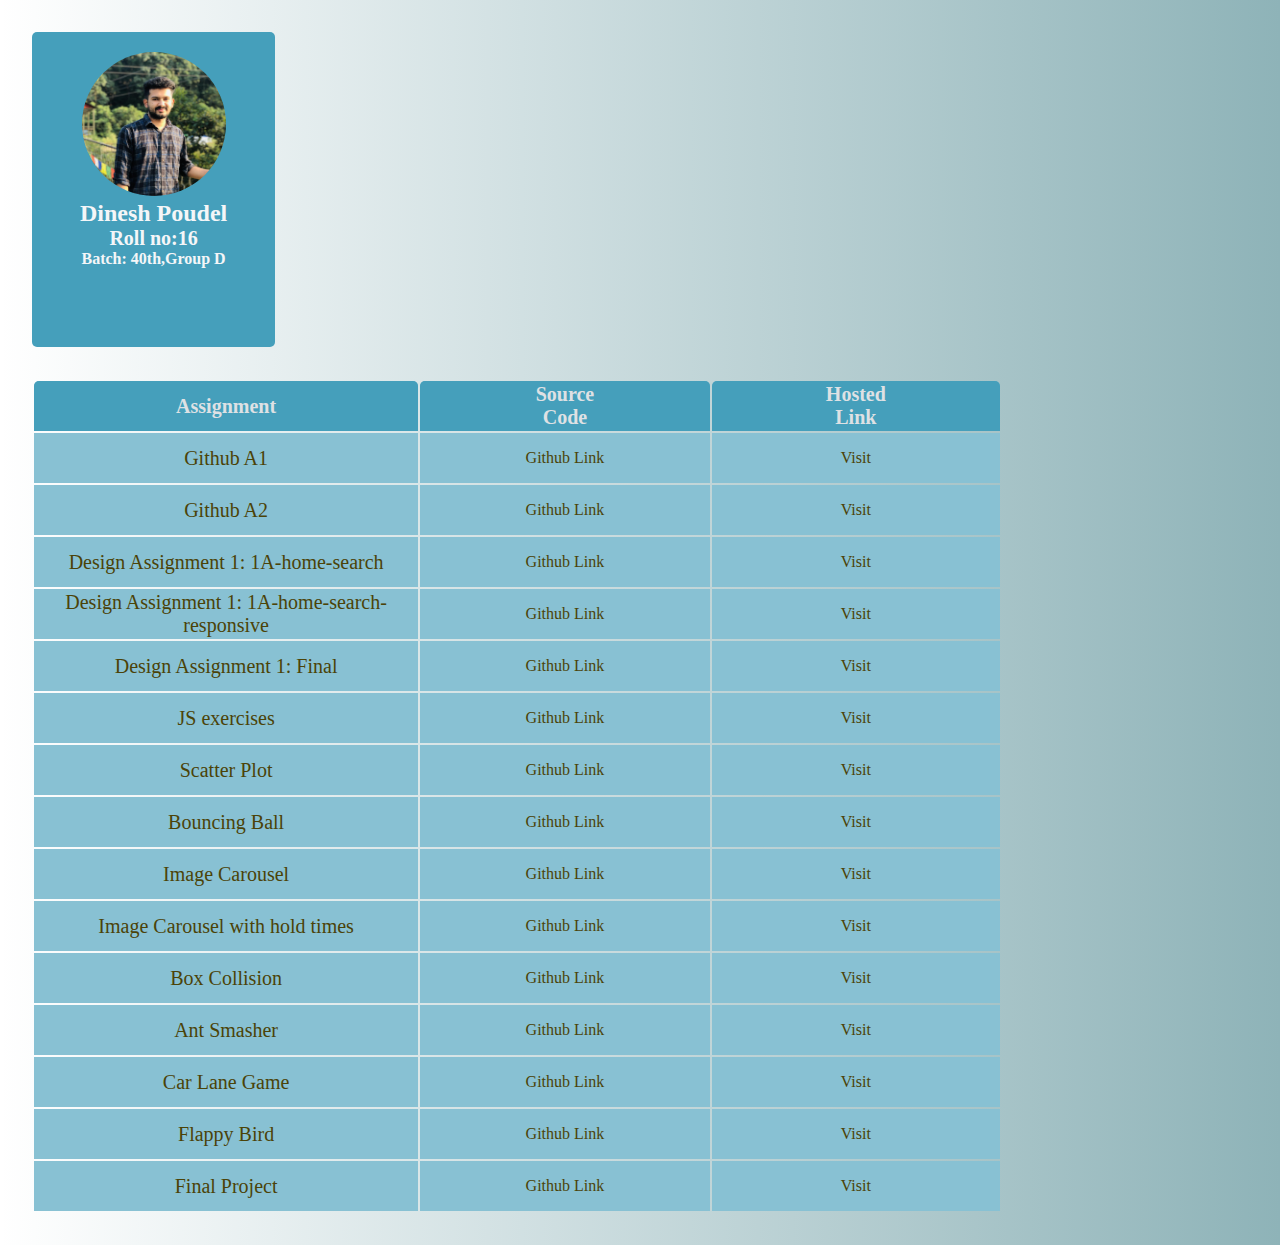
<file: index.html>
<!DOCTYPE html>
<html lang="en">
  <head>
    <meta charset="UTF-8" />
    <meta http-equiv="X-UA-Compatible" content="IE=edge" />
    <meta name="viewport" content="width=device-width, initial-scale=1.0" />
    <link rel="stylesheet" href="style.css" />
    <title>Leapfrog Assignment</title>
  </head>
  <body>
    <section id="dev-info">
      <div class="card">
        <img class="img" src="./description_pic.jpg" alt="img" />
        <h1 class="l-heading">Dinesh Poudel</span>
        <h1 class="m-heading">Roll no:16</h1>
        <h1 class="s-heading">Batch: 40th,Group D<h1>
      </div>
    </section>
    <section id="table">
      <table border="1">
        <thead>
        <tr>
          <th>Assignment</th>
          <th>Source Code</th>
          <th>Hosted Link</th>
        </tr>
        </thead>
        <tr align="center">
          <td class="type">Github A1</td>
          <td><a href="https://github.com/medineshpoudel/leapfrog-a1" target="_blank" class="btn">Github Link</a></td>
          <td><a href="#" class="btn">Visit</a></td>
        </tr>
        <tr align="center">
            <td class="type">Github A2</td>
            <td><a href="https://github.com/medineshpoudel/leapfrog" target="_blank" class="btn">Github Link</a></td>
            <td><a href="#" class="btn">Visit</a></td>
          </tr>
          <tr align="center">
            <td class="type">Design Assignment 1: 1A-home-search</td>
            <td><a href="https://github.com/medineshpoudel/leapfrog/tree/master/design/assignment-1" target="_blank" class="btn">Github Link</a></td>
            <td><a href="https://medineshpoudel.github.io/leapfrog/design/assignment-1/" target="_blank"class="btn">Visit</a></td>
          </tr>
          <tr align="center">
            <td class="type">Design Assignment 1: 1A-home-search-responsive</td>
            <td><a href="https://github.com/medineshpoudel/leapfrog/tree/master/design/1A-home-search-responsive" target="_blank" class="btn">Github Link</a></td>
            <td><a href="https://medineshpoudel.github.io/leapfrog/design/1A-home-search-responsive/" target="_blank"class="btn">Visit</a></td>
          </tr>
          <tr align="center">
            <td class="type">Design Assignment 1: Final</td>
            <td><a href="https://github.com/medineshpoudel/leapfrog/tree/master/design/design-final" target="_blank" class="btn">Github Link</a></td>
            <td><a href="https://medineshpoudel.github.io/leapfrog/design/design-final/"  target="_blank" class="btn">Visit</a></td>
          </tr>
          <tr align="center">
            <td class="type">JS exercises</td>
            <td><a href="https://github.com/medineshpoudel/leapfrog/tree/master/Javascript/Exercises" target="_blank" class="btn">Github Link</a></td>
            <td><a href="https://medineshpoudel.github.io/leapfrog/Javascript/Exercises/"  target="_blank" class="btn">Visit</a></td>
          </tr>
          <tr align="center">
            <td class="type">Scatter Plot</td>
            <td><a href="https://github.com/medineshpoudel/leapfrog/tree/master/Javascript/Exercises/scatter-plot" target="_blank" class="btn">Github Link</a></td>
            <td><a href="https://medineshpoudel.github.io/leapfrog/Javascript/Exercises/scatter-plot/"  target="_blank" class="btn">Visit</a></td>
          </tr>
          <tr align="center">
            <td class="type">Bouncing Ball</td>
            <td><a href="https://github.com/medineshpoudel/leapfrog/tree/master/Javascript/Exercises/ball-bounce" target="_blank" class="btn">Github Link</a></td>
            <td><a href="https://medineshpoudel.github.io/leapfrog/Javascript/Exercises/ball-bounce/"  target="_blank" class="btn">Visit</a></td>
          </tr>
          <tr align="center">
            <td class="type">Image Carousel</td>
            <td><a href="https://github.com/medineshpoudel/leapfrog/tree/master/Javascript/assignment1-carousel" target="_blank" class="btn">Github Link</a></td>
            <td><a href="https://medineshpoudel.github.io/leapfrog/Javascript/assignment1-carousel/"  target="_blank" class="btn">Visit</a></td>
          </tr>
          <tr align="center">
            <td class="type">Image Carousel with hold times</td>
            <td><a href="https://github.com/medineshpoudel/leapfrog/tree/master/Javascript/assignment2-carousel" target="_blank" class="btn">Github Link</a></td>
            <td><a href="https://medineshpoudel.github.io/leapfrog/Javascript/assignment2-carousel/"  target="_blank" class="btn">Visit</a></td>
          </tr>

          <tr align="center">
            <td class="type">Box Collision</td>
            <td><a href="https://github.com/medineshpoudel/leapfrog/tree/master/Javascript/assignment3/box-collision" target="_blank" class="btn">Github Link</a></td>
            <td><a href="https://medineshpoudel.github.io/leapfrog/Javascript/assignment3/box-collision/"  target="_blank" class="btn">Visit</a></td>
          </tr>
          <tr align="center">
            <td class="type">Ant Smasher</td>
            <td><a href="https://github.com/medineshpoudel/leapfrog/tree/master/Javascript/assignment3/ant-smasher" target="_blank" class="btn">Github Link</a></td>
            <td><a href="https://medineshpoudel.github.io/leapfrog/Javascript/assignment3/ant-smasher/"  target="_blank" class="btn">Visit</a></td>
          </tr>
          <tr align="center">
            <td class="type">Car Lane Game</td>
            <td><a href="https://github.com/medineshpoudel/leapfrog/tree/master/Javascript/assignment4/car-lane-game" target="_blank" class="btn">Github Link</a></td>
            <td><a href="https://medineshpoudel.github.io/leapfrog/Javascript/assignment4/car-lane-game/"  target="_blank" class="btn">Visit</a></td>
          </tr>
          <tr align="center">
            <td class="type">Flappy Bird</td>
            <td><a href="https://github.com/medineshpoudel/leapfrog/tree/master/Javascript/assignment5/flappy-bird" target="_blank" class="btn">Github Link</a></td>
            <td><a href="https://medineshpoudel.github.io/leapfrog/Javascript/assignment5/flappy-bird/"  target="_blank" class="btn">Visit</a></td>
          </tr>
          <tr align="center">
            <td class="type">Final Project</td>
            <td><a href="https://github.com/medineshpoudel/leapfrog/tree/master/Javascript/finalAssignment" target="_blank" class="btn">Github Link</a></td>
            <td><a href="https://medineshpoudel.github.io/leapfrog/Javascript/finalAssignment"  target="_blank" class="btn">Visit</a></td>
          </tr>

       
      </table>
    </section>
  </body>
</html>
</file>
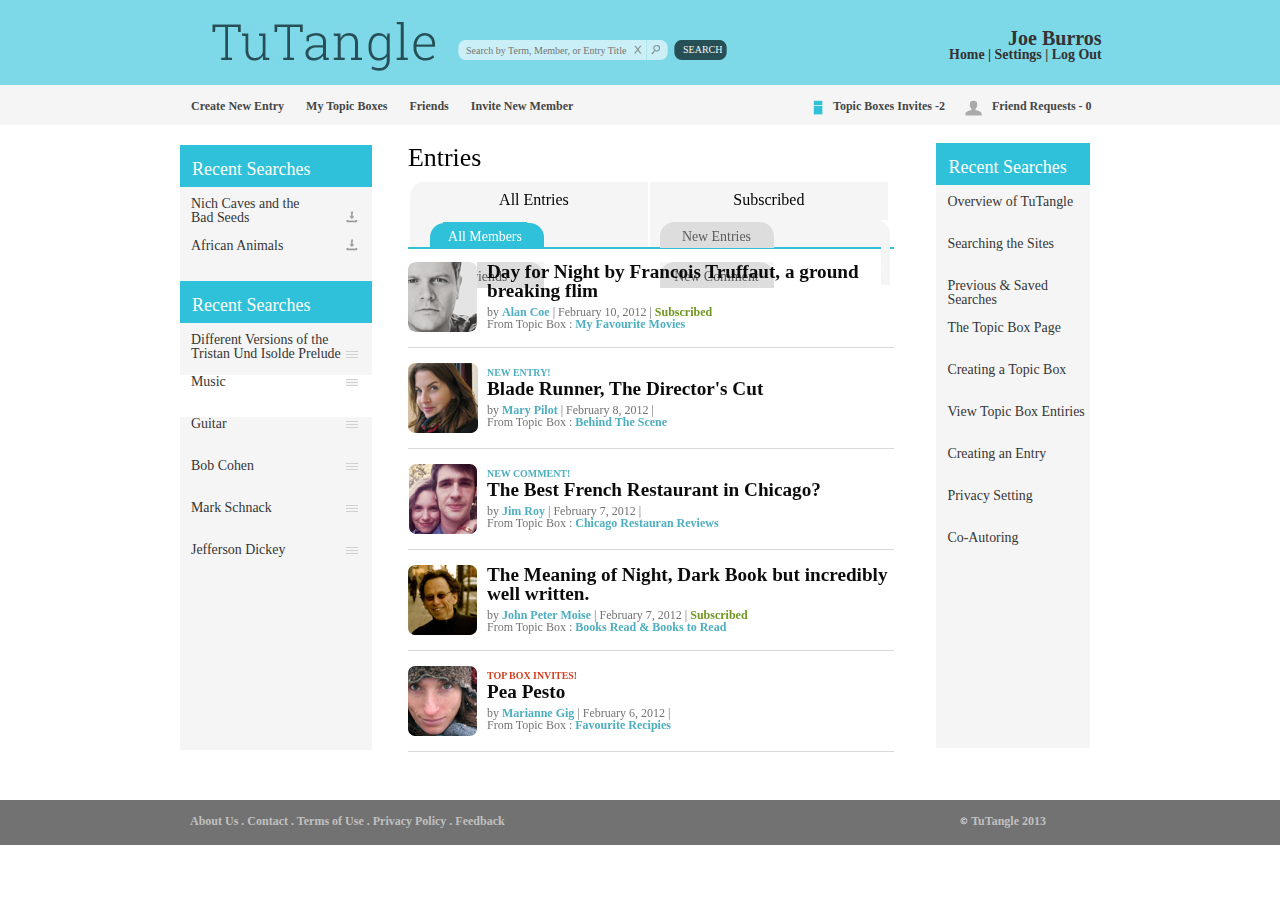
<file: design/1A-home-search-responsive/index.html>
<!DOCTYPE html>
<html lang="en">
  <head>
    <meta charset="UTF-8" />
    <meta http-equiv="X-UA-Compatible" content="IE=edge" />
    <meta name="viewport" content="width=device-width, initial-scale=1.0" />
    <link rel="stylesheet" href="./css/reset.css" />
    <link rel="stylesheet" href="./css/style.css" />
    <link rel="stylesheet" href="./css/layout.css" />
    <title>TuTangle</title>
  </head>
  <body>
    <!-- header --------->
    <div class="header-wrapper">
    <div id="header">
     <div class="header-img">
      <a href="#"> <img src="./images/logo.png" alt="logo" class="tutangle-img"" /></a>
      </div>
      
       
      
     
      <div class="header-search">
        <div class="search">
         <div  class="searchbar-img-left"> 
           <img src="./images/searchbar-curve.png" alt=""/>
          </div>
          <div class="searchbar-img-right">
          <img src="./images/search-right.png" alt="" style="margin-right: 10px" />
          </div>
          <div class="center">
          <input
          class="input"
          style="display: inline-block"
          type="text"
          placeholder="Search by Term, Member, or Entry Title"
        />
            </div>
        </div>
        <div class="header-search-button">
          <a href="#">
          <img class="img-left" src="./images/button-left.png" alt="" />
      
          <img
            class="img-right"
            src="./images/button-right.png"
            alt=""
          />
          
          <div class="btn">SEARCH</div>
          </a>
        </div>
      </div>
      <div class="header-profile">
        <span class="profile-name l-heading">Joe Burros</span>
        <br />
     <a href="#"><span class="profile-settings m-heading">Home | Settings | Log Out</span></a>
      </div>
    </div>
    </div>
    
    <!-- header ends here -->
    <!-- navigation bar ----------->
    <div class="nav-wrapper">
    <div id="navbar">
      <div class="navigation">
          <div class="menu s-heading">Navigate
          <ul>
            <li><a href="#">Video Tutorial</a></li>
            <li><a href="#">Recent Searches</a></li>
            <li><a href="#">Create New Entry</a></li>
            <li><a href="#">My Topic Boxes</a></li>
            <li><a href="#">Friends</a></li>
            <li><a href="#">Invite New Member</a></li>
            <li><a href="#">Settings</a></li>
            <li><a href="#">Log Out</a></li>
          </ul>
        </div>

      </div>
      <ul class="nav-list ">

       <a href="#"><li class="nav-item m-heading">Create New Entry</li></a>
       <a href="#"> <li class="nav-item m-heading">My Topic Boxes</li></a>
       <a href="#"> <li class="nav-item m-heading">Friends</li></a>
       <a href="#"> <li class="nav-item m-heading">Invite New Member</li></a>
      </ul>
      <ul class="notification-list">
       
        <a href="#"> <li class="notification-item m-heading">  <span class="profile-icon"><img src="./images/profile-icon.png" alt=""></span>Friend Requests - 0</li></a>
       <a href="#"> <li class="notification-item m-heading"> <span class="topic-icon"><img src="./images/topic-icon.png" alt=""></span> Topic Boxes Invites -2</li></a>
      
      </ul>
    </div>
    </div>
    <!-- <a href="#"> <li class="notification-item m-heading">   <div class="menu">Navigate
      <ul>
        <li><a href="#">Create New Entry</a></li>
        <li><a href="#">My Topic Boxes</a></li>
        <li><a href="#">Friends</a></li>
        <li><a href="#">Invite New Friends</a></li>
        <li><a href="#">Video Tutorial</a></li>
        <li><a href="#">Search</a></li>
        <li><a href="#">Settings</a></li>
        <li><a href="#">Log Out</a></li>
      </ul>
    </div></li></a> -->
    <!-- navigation bar ends here -->
    <!-- main content ------->
    <div class="main-wrapper">
    <section id="main">
      <!-- menu left --------->
     
      <div class="menu-left">
        <div>
          <div class="menu-head l-heading">Recent Searches</div>
          <ul class="m-heading">
          <a href="#"><li class="menu-item">Nich Caves and the <br> Bad Seeds <span class="download-icon"><img src="./images/download-icon.png" alt=""></span></li></a>
           <a href="#"> <li class="menu-item">African Animals <span class="download-icon"><img src="./images/download-icon.png" alt=""></span></li></a>
          </ul>
          <div class="menu-head l-heading">Recent Searches</div>
          <ul class="m-heading">
          <a href="#">  <li class="menu-item">
              Different Versions of the <br> Tristan Und Isolde Prelude  <span class="icon"><img src="./images/icon.png" alt=""></span>
            </li></a>
            <a href="#"><li class="menu-item " style="background-color:white;">Music <span class="icon"><img src="./images/icon.png" alt=""></span> </li></a>
         <a href="#">   <li class="menu-item">Guitar <span class="icon"><img src="./images/icon.png" alt=""></span></li></a>
           <a href="#"> <li class="menu-item">Bob Cohen <span class="icon"><img src="./images/icon.png" alt=""></span></li></a>
          <a href="#">  <li class="menu-item">Mark Schnack <span class="icon"><img src="./images/icon.png" alt=""></span></li></a>
          <a href="#">  <li class="menu-item">Jefferson Dickey <span class="icon"><img src="./images/icon.png" alt=""></span></li></a>
          </ul>
        </div>
        <div></div>
      </div>
      <!-- menu left ends here -------->

      <!-- menu right ----------->
        <!-- <div class="menu-rightt">
          <div class="menu s-heading">Recent Searches
          <ul>
            <li><a href="#">Create New Entry</a></li>
            <li><a href="#">My Topic Boxes</a></li>
            <li><a href="#">Friends</a></li>
            <li><a href="#">Invite New Friends</a></li>
            <li><a href="#">Video Tutorial</a></li>
            <li><a href="#">Search</a></li>
            <li><a href="#">Settings</a></li>
            <li><a href="#">Log Out</a></li>
          </ul>
        </div>
        </div> -->

      </div>
      <div class="menu-right">
        <div class="menu-head l-heading">Recent Searches</div>
        <ul class="m-heading">
         <a href="#"> <li class="menu-item ">Overview of TuTangle</li></a>
        <a href="#"><li class="menu-item ">Searching the Sites</li></a>
        <a href="#">  <li class="menu-item ">Previous & Saved Searches</li></a>
        <a href="#"> <li class="menu-item ">The Topic Box Page</li></a>
         <a href="#"> <li class="menu-item ">Creating a Topic Box</li></a>
        <a href="#"><li class="menu-item ">View Topic Box Entiries</li></a>
          <a href="#"><li class="menu-item ">Creating an Entry</li></a>
        <a href="#"><li class="menu-item ">Privacy Setting</li></a>
        <a href="#"> <li class="menu-item">Co-Autoring</li></a>
        </ul>
      </div>
      
      <!-- menu right ends here --------->



      <!-- main  center menu --------->
  
      <div class="menu-center clearfix" ">
        <span class="menu-heading">Entries</span>
        <div class="menu-div">
         
          <div class="menu-subdiv">
            <img class="tab-left" src="./images/tab-left.png" alt="">
            <span>All Entries</span>
            <br>
           <div class="tab-container blue-container" >
             <img src="./images/tab-1-left.png" alt="" style="float: left;">
            <div class="tab m-heading active">All Members</div>
            <img src="./images/tab-1-right.png" alt="" style="float: right">
           </div>
          <div class="tab-container">
            <img src="./images/tab-left-curve.png" alt="" style="float: left;">
          <div class="tab m-heading">  <a href="#">Friends </a></div>
           <img src="./images/tab-right-curve.png" alt="" style="float: right">
         </div>
         </div>
         
         <div class="menu-subdiv">
          
          <span>Subscribed</span>
          <br>
          <div class="tab-container">
            <img src="./images/tab-left-curve.png" alt="" style="float: left;">
          <div class="tab m-heading">  <a href="#">New Entries </a></div>
           <img src="./images/tab-right-curve.png" alt="" style="float: right">
         </div>
        <div class="tab-container">
          <img src="./images/tab-left-curve.png" alt="" style="float: left;">
        <div class="tab m-heading">  <a href="#">New Comment </a></div>
         <img src="./images/tab-right-curve.png" alt="" style="float: right">
        
       </div>
       <img class="tab-right" src="./images/tabr.png" alt="">
       </div>

          <!-- <div class="menu-subdiv-2">
            <span>Subscribed</span>
            <br>
            <div class="tab-container m-heading">
              <img src="./images/tab-left-curve.png" alt="" style="float: left;">
           <div class="tab m-heading">New Entries</div>
             <img src="./images/tab-right-curve.png" alt="" style="float: right">
           </div>
           <div class="tab-container">
            <img src="./images/tab-left-curve.png" alt="" style="float: left;">
            <img src="./images/tab-right-curve.png" alt="" style="float: right">
            <div class="tabb m-heading">New Comment</div>
            <img class="tab-right" src="./images/tab-right.png" alt="">
         
         </div> -->
          
        </div>
        <div class="content-wrapper" >
        <div class="content">
          <div class="profile-img">
            <div class="profile-pic-left"><img src="./images/profile-pic1-left.png" alt=""></div>
           <div class="profile-pic-right"><img src="./images/profile-pic1-right.png" alt=""></div>
           <div class="profile-pic"> <img src="./images/profile-pic1.png" alt="logo" /></div>
          </div>
          <div class="content-heading l-heading">
           <a href="#"> Day for Night by Francois Truffaut, a ground breaking flim </a>
          </div>
          <div class="s-heading"style="color: #747474;">
            by <span class="blue-color s-heading author"><a href="#"> Alan Coe </a> </span>| February 10, 2012 |
            <span class="green-color subscribed"> Subscribed<span>
          </div>
          <div class="s-heading"style="color: #747474;" >
            From Topic Box :
            <span class="blue-color topic-box"><a href="#"> My Favourite Movies </a></span>
          </div>
        </div>
        <div class="content">
          <div class="profile-img">
            <div class="profile-pic-left"><img src="./images/profile-pic2-left.png" alt=""></div>
           <div class="profile-pic-right"><img src="./images/profile-pic2-right.png" alt=""></div>
           <div class="profile-pic"> <img src="./images/profile-pic2.png" alt="logo" /></div>
          </div>
          <span class="alert blue-color xs-heading">NEW ENTRY!</span>
          <div class="content-heading l-heading">
          <a href="#"> Blade Runner, The Director's Cut </a>
          </div>
          <div class="s-heading" style="color: #747474;">
            by <span class="blue-color author "><a href="#"> Mary Pilot </a> </span>| February 8, 2012 |
           
          </div>
          <div class="s-heading" style="color: #747474;">
            From Topic Box :
            <span class="blue-color topic-box"><a href="#"> Behind The Scene</a></span>
          </div>
        </div>
        
        <div class="content">
          <div class="profile-img">
            <div class="profile-pic-left"><img src="./images/profile-pic3-left.png" alt=""></div>
           <div class="profile-pic-right"><img src="./images/profile-pic3-right.png" alt=""></div>
           <div class="profile-pic"> <img src="./images/profile-pic3.png" alt="logo" /></div>
          </div>
          <span class="alert blue-color xs-heading">NEW COMMENT!</span>
          <div class="content-heading l-heading">
         <a href="#">The Best French Restaurant in Chicago? </a>
          </div>
          <div class="s-heading" style="color: #747474;"> 
            by <span class="blue-color author"><a href="#">Jim Roy </a> </span>| February 7, 2012 |
            
          </div>
          <div class="s-heading" style="color: #747474;">
            From Topic Box :
            <span class="blue-color topic-box"><a href="#"> Chicago Restauran Reviews </a></span>
          </div>
        </div>
        <div class="content">
          <div class="img-container">

            <div class="profile-img">
              <div class="profile-pic-left"><img src="./images/profile-pic4-left.png" alt=""></div>
             <div class="profile-pic-right"><img src="./images/profile-pic4-right.png" alt=""></div>
             <div class="profile-pic"> <img src="./images/profile-pic4.png" alt="logo" /></div>
            </div>
        </div>
          <div class="content-heading l-heading">
          <a href="#"> The Meaning of Night, Dark Book but incredibly well written.</a>
          </div>
          <div class="s-heading"style="color: #747474;">
            by <span class="blue-color author"><a href="#">John Peter Moise </a> </span>| February 7, 2012 |
            <span class="green-color subscribed"> Subscribed<span>
          </div>
          <div class="s-heading" style="color: #747474;">
            From Topic Box :
            <span class="blue-color topic-box"><a href="#"> Books Read & Books to Read </a></span>
          </div>
        </div>
        <div class="content">
          <div class="profile-img">
            <div class="profile-pic-left"><img src="./images/profile-pic5-left.png" alt=""></div>
           <div class="profile-pic-right"><img src="./images/profile-pic5-right.png" alt=""></div>
           <div class="profile-pic"> <img src="./images/profile-pic5.png" alt="logo" /></div>
          </div>
          <span class="alert red-color xs-heading">TOP BOX INVITES! </span>
          <div class="content-heading l-heading">
          <a href="#"> Pea Pesto </a>
          </div>
          <div class="s-heading" style="color: #747474;">
            by <span class="blue-color author"><a href="#"> Marianne Gig </a></span>| February 6, 2012 |
           
          </div>
          <div class="s-heading" style="color: #747474;">
            From Topic Box :
            <span class="blue-color topic-box"><a href="#"> Favourite Recipies </a></span>
          </div>
        </div>
        </div>
      </div>
    
  
    </section>
    <!-- menu ends here -------->
  </div>
    <!-- footer  ---------->
    <div class="footer-wrapper">
    <div id="footer">
      <ul class="s-heading">
        <li class="foot-item"><a href="#"> About Us </a> <span class="foot-dot">.</span><a href="#"> Contact </a> <span class="foot-dot">.</span> <a href="#"> Terms of Use</a> <span class="foot-dot">.</span> <a href="#"> Privacy Policy </a> <span class="foot-dot">.</span>   <a href="#">Feedback </a></li>
      
      </ul>
      <ul>
        <li class="copyright s-heading"><span><img src="./images/copyright-icon.png" alt=""></span> TuTangle 2013</li>
      </ul>
    </div>
  </div>
    <!-- footer ends here -->
  </body>
</html>
</file>
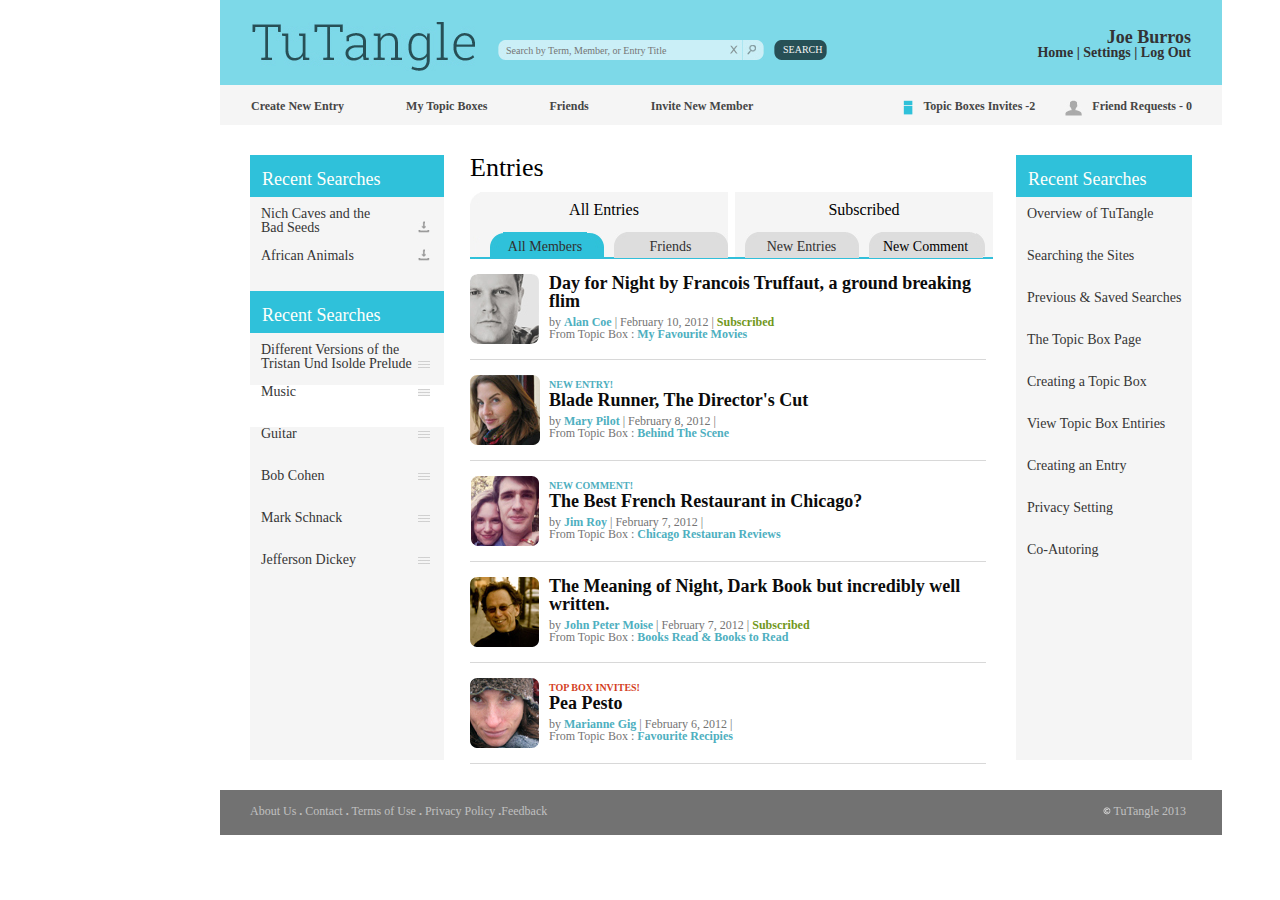
<file: design/assignment-1/index.html>
<!DOCTYPE html>
<html lang="en">
  <head>
    <meta charset="UTF-8" />
    <meta http-equiv="X-UA-Compatible" content="IE=edge" />
    <meta name="viewport" content="width=device-width, initial-scale=1.0" />
    <link rel="stylesheet" href="./css/reset.css" />
    <link rel="stylesheet" href="./css/style.css" />
    <link rel="stylesheet" href="./css/layout.css" />
    <title>TuTangle</title>
  </head>
  <body>
    <!-- header --------->
    <header id="header">
     <a href="#"> <div class="header-img">
        <img src="./images/logo.png" alt="logo" />
      </div></a>

      <div class="header-search">
        <div class="search">
         <div  class="searchbar-img-left"> 
           <img src="./images/searchbar-curve.png" alt=""/>
          </div>
          <div class="searchbar-img-right">
          <img src="./images/search-right.png" alt="" style="margin-right: 10px" />
          </div>
          <div class="center">
          <input
          class="input"
          style="display: inline-block"
          type="text"
          placeholder="Search by Term, Member, or Entry Title"
        />
          </div>
        </div>
        <div class="header-search-button">
          <a href="#">
          <img class="img-left" src="./images/button-left.png" alt="" />
      
          <img
            class="img-right"
            src="./images/button-right.png"
            alt=""
          />
          
          <div class="btn">SEARCH</div>
          </a>
        </div>
      </div>
      <div class="header-profile">
        <span class="profile-name l-heading">Joe Burros</span>
        <br />
     <a href="#"><span class="profile-settings m-heading">Home | Settings | Log Out</span></a>
      </div>
    </header>
    <!-- header ends here -->
    <!-- navigation bar ----------->
    <nav id="navbar">
      <ul class="nav-list ">
       <a href="#"><li class="nav-item m-heading">Create New Entry</li></a>
       <a href="#"> <li class="nav-item m-heading">My Topic Boxes</li></a>
       <a href="#"> <li class="nav-item m-heading">Friends</li></a>
       <a href="#"> <li class="nav-item m-heading">Invite New Member</li></a>
      </ul>
      <ul class="notification-list">
        <a href="#"> <li class="notification-item m-heading">  <span class="profile-icon"><img src="./images/profile-icon.png" alt=""></span>Friend Requests - 0</li></a>
       <a href="#"> <li class="notification-item m-heading"> <span class="topic-icon"><img src="./images/topic-icon.png" alt=""></span> Topic Boxes Invites -2</li></a>
      </ul>
    </nav>
    <!-- navigation bar ends here -->
    <!-- main content ------->
    <section id="main">
      <!-- menu left --------->
      <div class="menu-left">
        <div>
          <div class="menu-head l-heading">Recent Searches</div>
          <ul class="m-heading">
          <a href="#"><li class="menu-item">Nich Caves and the <br> Bad Seeds <span class="download-icon"><img src="./images/download-icon.png" alt=""></span></li></a>
           <a href="#"> <li class="menu-item">African Animals <span class="download-icon"><img src="./images/download-icon.png" alt=""></span></li></a>
          </ul>
          <div class="menu-head l-heading">Recent Searches</div>
          <ul class="m-heading">
          <a href="#">  <li class="menu-item">
              Different Versions of the <br> Tristan Und Isolde Prelude  <span class="icon"><img src="./images/icon.png" alt=""></span>
            </li></a>
            <a href="#"><li class="menu-item " style="background-color:white;">Music <span class="icon"><img src="./images/icon.png" alt=""></span> </li></a>
         <a href="#">   <li class="menu-item">Guitar <span class="icon"><img src="./images/icon.png" alt=""></span></li></a>
           <a href="#"> <li class="menu-item">Bob Cohen <span class="icon"><img src="./images/icon.png" alt=""></span></li></a>
          <a href="#">  <li class="menu-item">Mark Schnack <span class="icon"><img src="./images/icon.png" alt=""></span></li></a>
          <a href="#">  <li class="menu-item">Jefferson Dickey <span class="icon"><img src="./images/icon.png" alt=""></span></li></a>
          </ul>
        </div>
        <div></div>
      </div>
      <!-- menu left ends here -------->

      <!-- menu right ----------->
      <div class="menu-right">
        <div class="menu-head l-heading">Recent Searches</div>
        <ul class="m-heading">
         <a href="#"> <li class="menu-item ">Overview of TuTangle</li></a>
        <a href="#"><li class="menu-item ">Searching the Sites</li></a>
        <a href="#">  <li class="menu-item ">Previous & Saved Searches</li></a>
        <a href="#"> <li class="menu-item ">The Topic Box Page</li></a>
         <a href="#"> <li class="menu-item ">Creating a Topic Box</li></a>
        <a href="#"><li class="menu-item ">View Topic Box Entiries</li></a>
          <a href="#"><li class="menu-item ">Creating an Entry</li></a>
        <a href="#"><li class="menu-item ">Privacy Setting</li></a>
        <a href="#"> <li class="menu-item">Co-Autoring</li></a>
        </ul>
      </div>
      <!-- menu right ends here --------->



      <!-- main  center menu --------->
      <div class="menu-center">
        <span class="menu-heading">Entries</span>
        <div class="menu-div">
         
          <div class="menu-subdiv">
            <img class="tab-left" src="./images/tab-left.png" alt="">
            <span>All Entries</span>
            <br>
           <div class="tab-container" style="background-color: #2FC1DA;">
             <img src="./images/tab-1-left.png" alt="" style="float: left;">
            <div class="tab m-heading">All Members</div>
            <img src="./images/tab-1-right.png" alt="" style="float: right">
          </div>
          <div class="tab-container">
            <img src="./images/tab-left-curve.png" alt="" style="float: left;">
         <a href="#">  <div class="tab m-heading">Friends</div></a>
           <img src="./images/tab-right-curve.png" alt="" style="float: right">
         </div>
          <div class="menu-subdiv-2">
            <span>Subscribed</span>
            <br>
            <div class="tab-container m-heading">
              <img src="./images/tab-left-curve.png" alt="" style="float: left;">
          <a href="#"> <div class="tab m-heading">New Entries</div></a>
             <img src="./images/tab-right-curve.png" alt="" style="float: right">
           </div>
           <div class="tab-container">
            <img src="./images/tab-left-curve.png" alt="" style="float: left;">
            <img src="./images/tab-right-curve.png" alt="" style="float: right">
            <div class="tabb m-heading">New Comment</div>
            <img class="tab-right" src="./images/tab-right.png" alt="">
         
         </div>
          </div>
        </div>
        <div class="content">
          <div class="profile-img">
            <div class="profile-pic-left"><img src="./images/profile-pic1-left.png" alt=""></div>
           <div class="profile-pic-right"><img src="./images/profile-pic1-right.png" alt=""></div>
           <div class="profile-pic"> <img src="./images/profile-pic1.png" alt="logo" /></div>
          </div>
          <div class="content-heading l-heading">
           <a href="#"> Day for Night by Francois Truffaut, a ground breaking flim </a>
          </div>
          <div class="s-heading"style="color: #747474;">
            by <span class="blue-color s-heading author"><a href="#"> Alan Coe </a> </span>| February 10, 2012 |
            <span class="green-color subscribed"> Subscribed<span>
          </div>
          <div class="s-heading"style="color: #747474;" >
            From Topic Box :
            <span class="blue-color topic-box"><a href="#"> My Favourite Movies </a></span>
          </div>
        </div>
        <div class="content">
          <div class="profile-img">
            <div class="profile-pic-left"><img src="./images/profile-pic2-left.png" alt=""></div>
           <div class="profile-pic-right"><img src="./images/profile-pic2-right.png" alt=""></div>
           <div class="profile-pic"> <img src="./images/profile-pic2.png" alt="logo" /></div>
          </div>
          <span class="alert blue-color xs-heading">NEW ENTRY!</span>
          <div class="content-heading l-heading">
          <a href="#"> Blade Runner, The Director's Cut </a>
          </div>
          <div class="s-heading" style="color: #747474;">
            by <span class="blue-color author "><a href="#"> Mary Pilot </a> </span>| February 8, 2012 |
           
          </div>
          <div class="s-heading" style="color: #747474;">
            From Topic Box :
            <span class="blue-color topic-box"><a href="#"> Behind The Scene</a></span>
          </div>
        </div>
        
        <div class="content">
          <div class="profile-img">
            <div class="profile-pic-left"><img src="./images/profile-pic3-left.png" alt=""></div>
           <div class="profile-pic-right"><img src="./images/profile-pic3-right.png" alt=""></div>
           <div class="profile-pic"> <img src="./images/profile-pic3.png" alt="logo" /></div>
          </div>
          <span class="alert blue-color xs-heading">NEW COMMENT!</span>
          <div class="content-heading l-heading">
         <a href="#">The Best French Restaurant in Chicago? </a>
          </div>
          <div class="s-heading" style="color: #747474;"> 
            by <span class="blue-color author"><a href="#">Jim Roy </a> </span>| February 7, 2012 |
            
          </div>
          <div class="s-heading" style="color: #747474;">
            From Topic Box :
            <span class="blue-color topic-box"><a href="#"> Chicago Restauran Reviews </a></span>
          </div>
        </div>
        <div class="content">
          <div class="img-container">

            <div class="profile-img">
              <div class="profile-pic-left"><img src="./images/profile-pic4-left.png" alt=""></div>
             <div class="profile-pic-right"><img src="./images/profile-pic4-right.png" alt=""></div>
             <div class="profile-pic"> <img src="./images/profile-pic4.png" alt="logo" /></div>
            </div>
        </div>
          <div class="content-heading l-heading">
          <a href="#"> The Meaning of Night, Dark Book but incredibly well written.</a>
          </div>
          <div class="s-heading"style="color: #747474;">
            by <span class="blue-color author"><a href="#">John Peter Moise </a> </span>| February 7, 2012 |
            <span class="green-color subscribed"> Subscribed<span>
          </div>
          <div class="s-heading" style="color: #747474;">
            From Topic Box :
            <span class="blue-color topic-box"><a href="#"> Books Read & Books to Read </a></span>
          </div>
        </div>
        <div class="content">
          <div class="profile-img">
            <div class="profile-pic-left"><img src="./images/profile-pic5-left.png" alt=""></div>
           <div class="profile-pic-right"><img src="./images/profile-pic5-right.png" alt=""></div>
           <div class="profile-pic"> <img src="./images/profile-pic5.png" alt="logo" /></div>
          </div>
          <span class="alert red-color xs-heading">TOP BOX INVITES! </span>
          <div class="content-heading l-heading">
          <a href="#"> Pea Pesto </a>
          </div>
          <div class="s-heading" style="color: #747474;">
            by <span class="blue-color author"><a href="#"> Marianne Gig </a></span>| February 6, 2012 |
           
          </div>
          <div class="s-heading" style="color: #747474;">
            From Topic Box :
            <span class="blue-color topic-box"><a href="#"> Favourite Recipies </a></span>
          </div>
        </div>
      </div>
  
    </section>
    <!-- menu ends here -------->

    <!-- footer  ---------->
    <footer id="footer">
      <ul class="s-heading">
        <li class="foot-item">About Us <span class="foot-dot">.</span> Contact <span class="foot-dot">.</span> Terms of Use <span class="foot-dot">.</span> Privacy Policy <span class="foot-dot">.</span>Feedback </li>
      
      </ul>
      <ul>
        <li class="copyright s-heading"><span><img src="./images/copyright-icon.png" alt=""></span> TuTangle 2013</li>
      </ul>
    </footer>
    <!-- footer ends here -->
  </body>
</html>
</file>
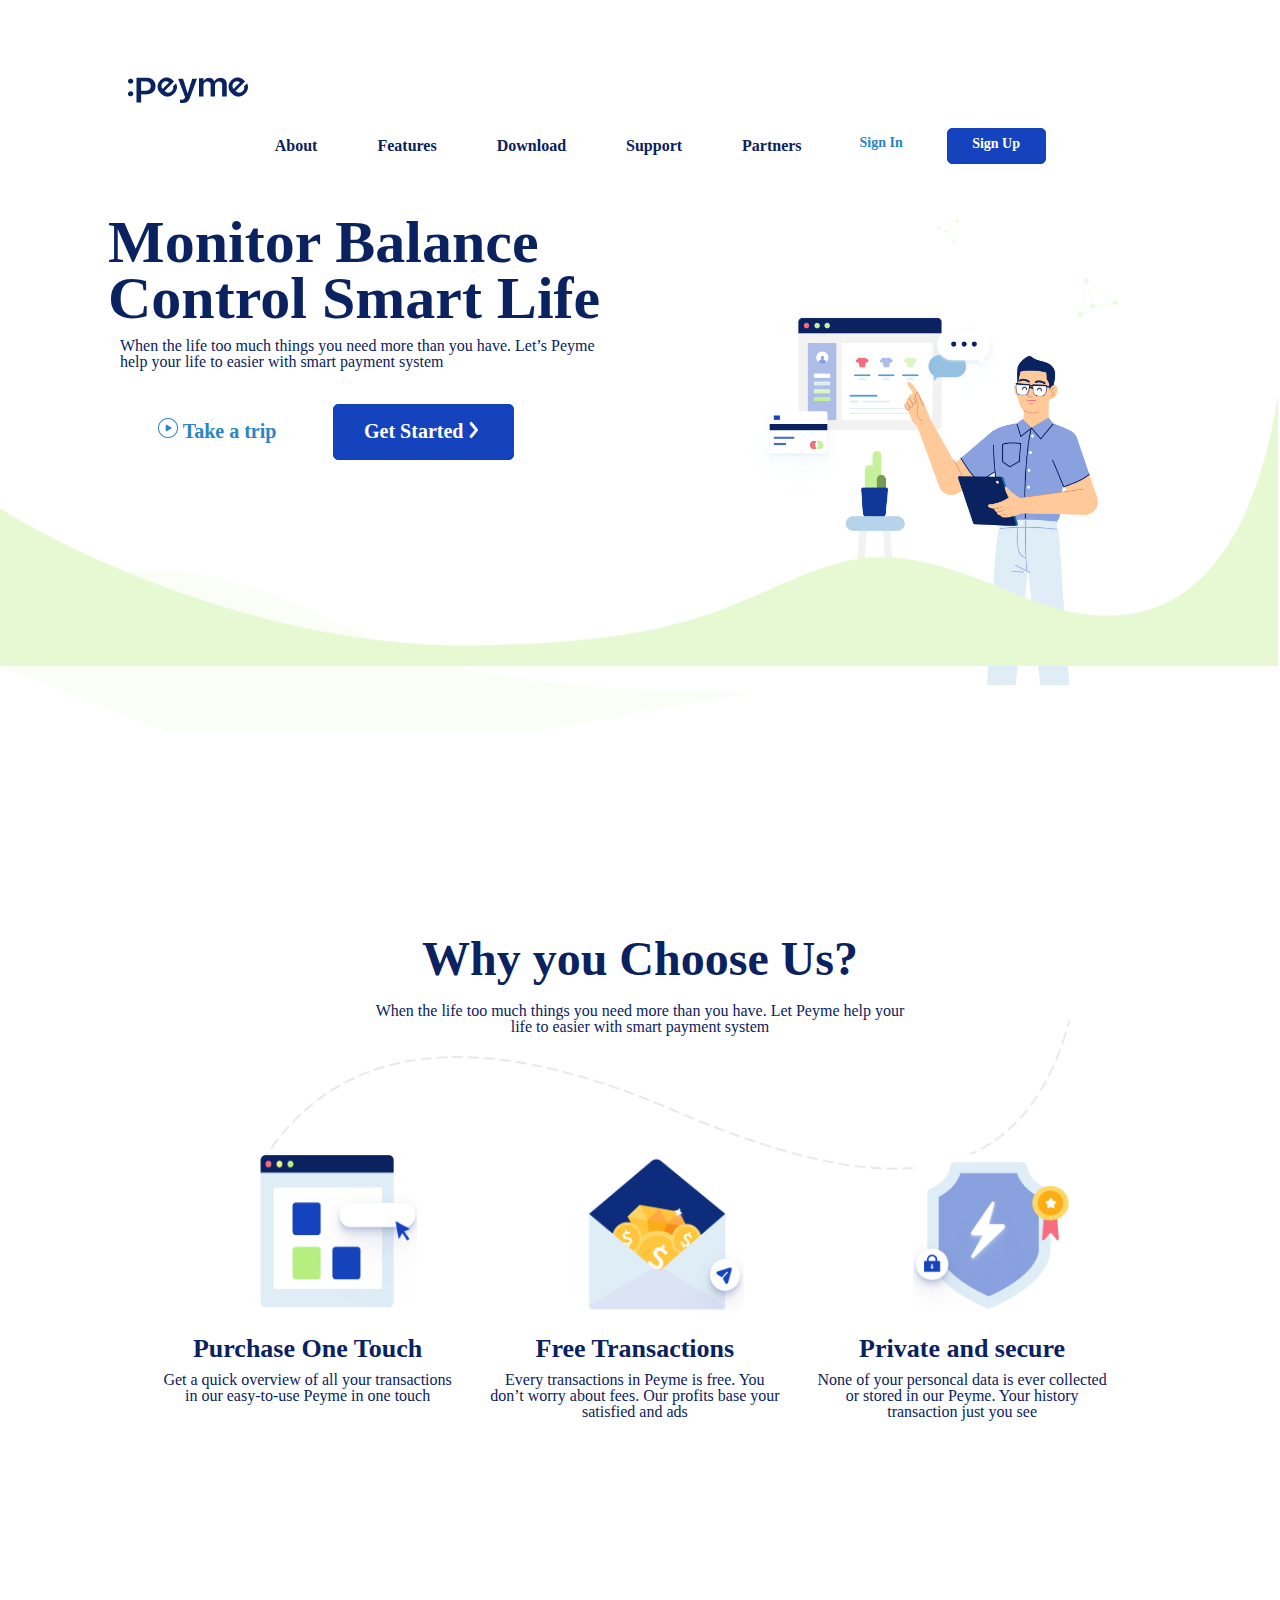
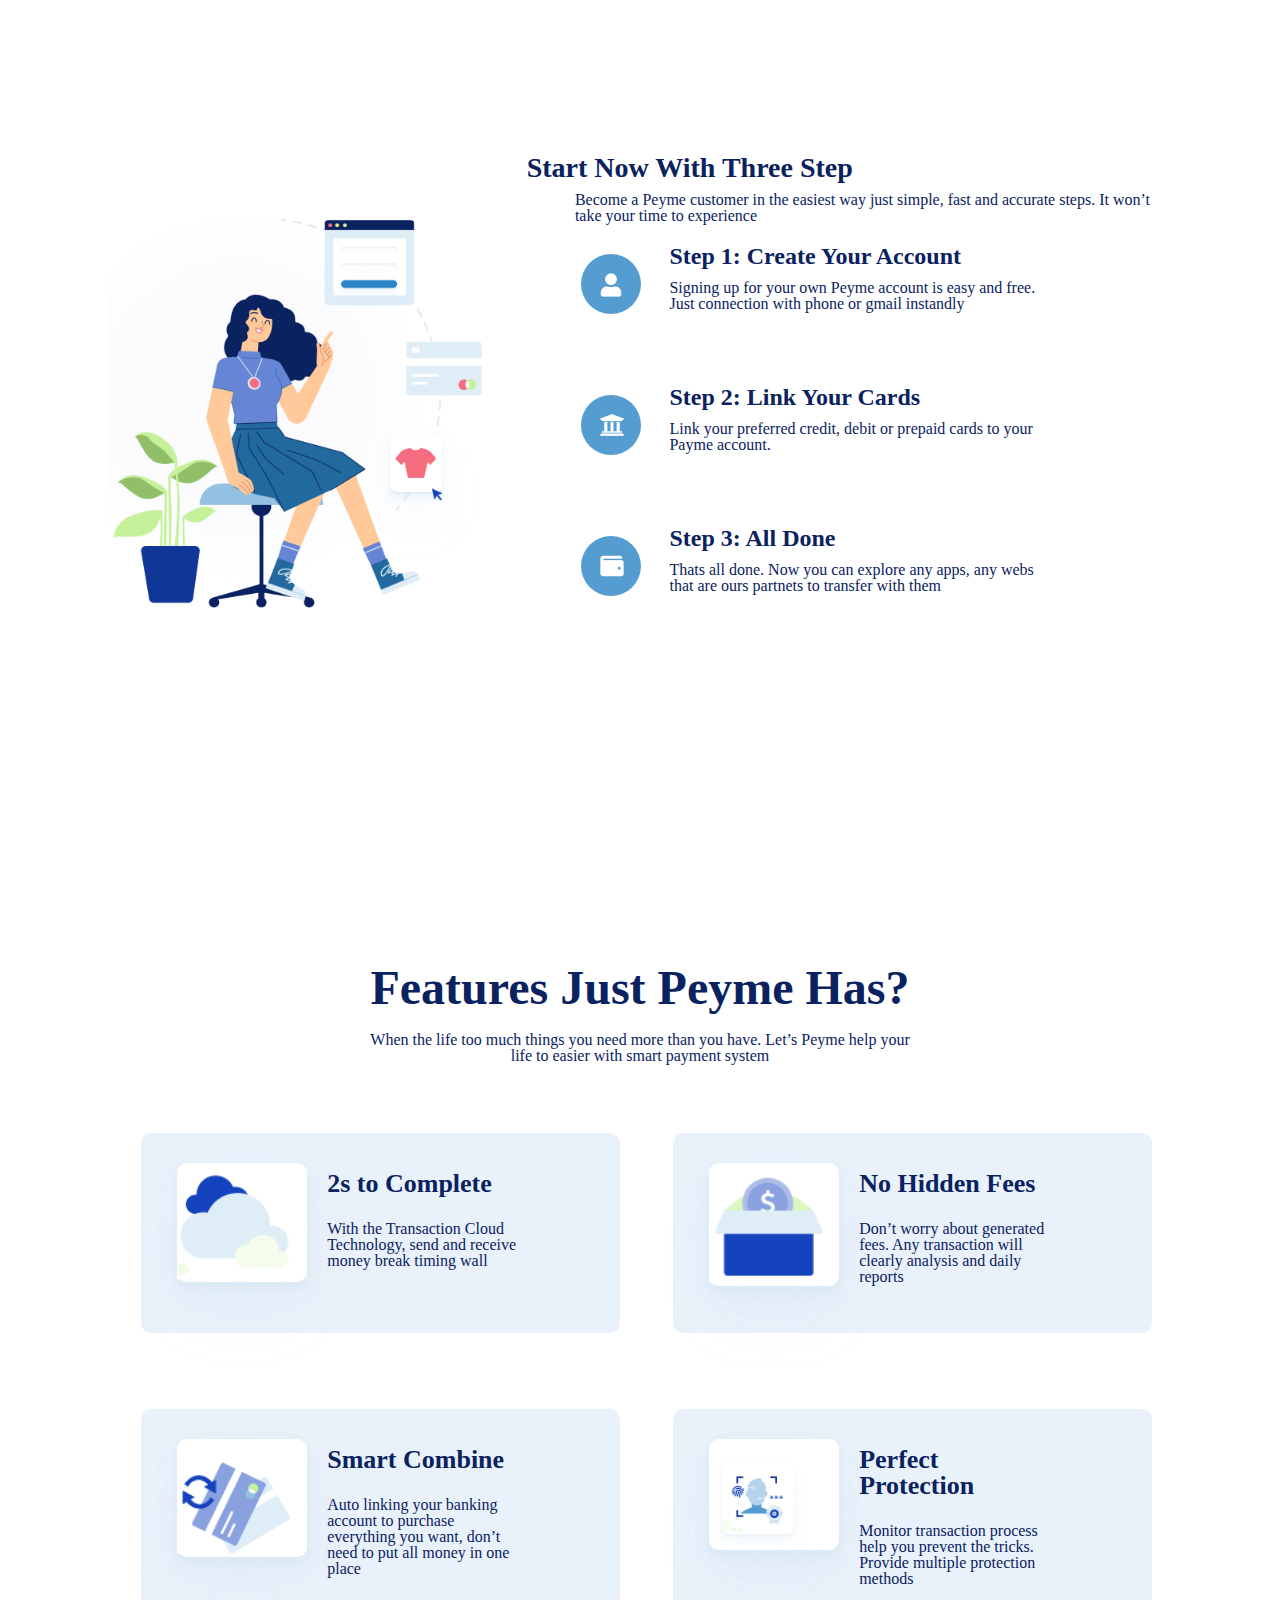
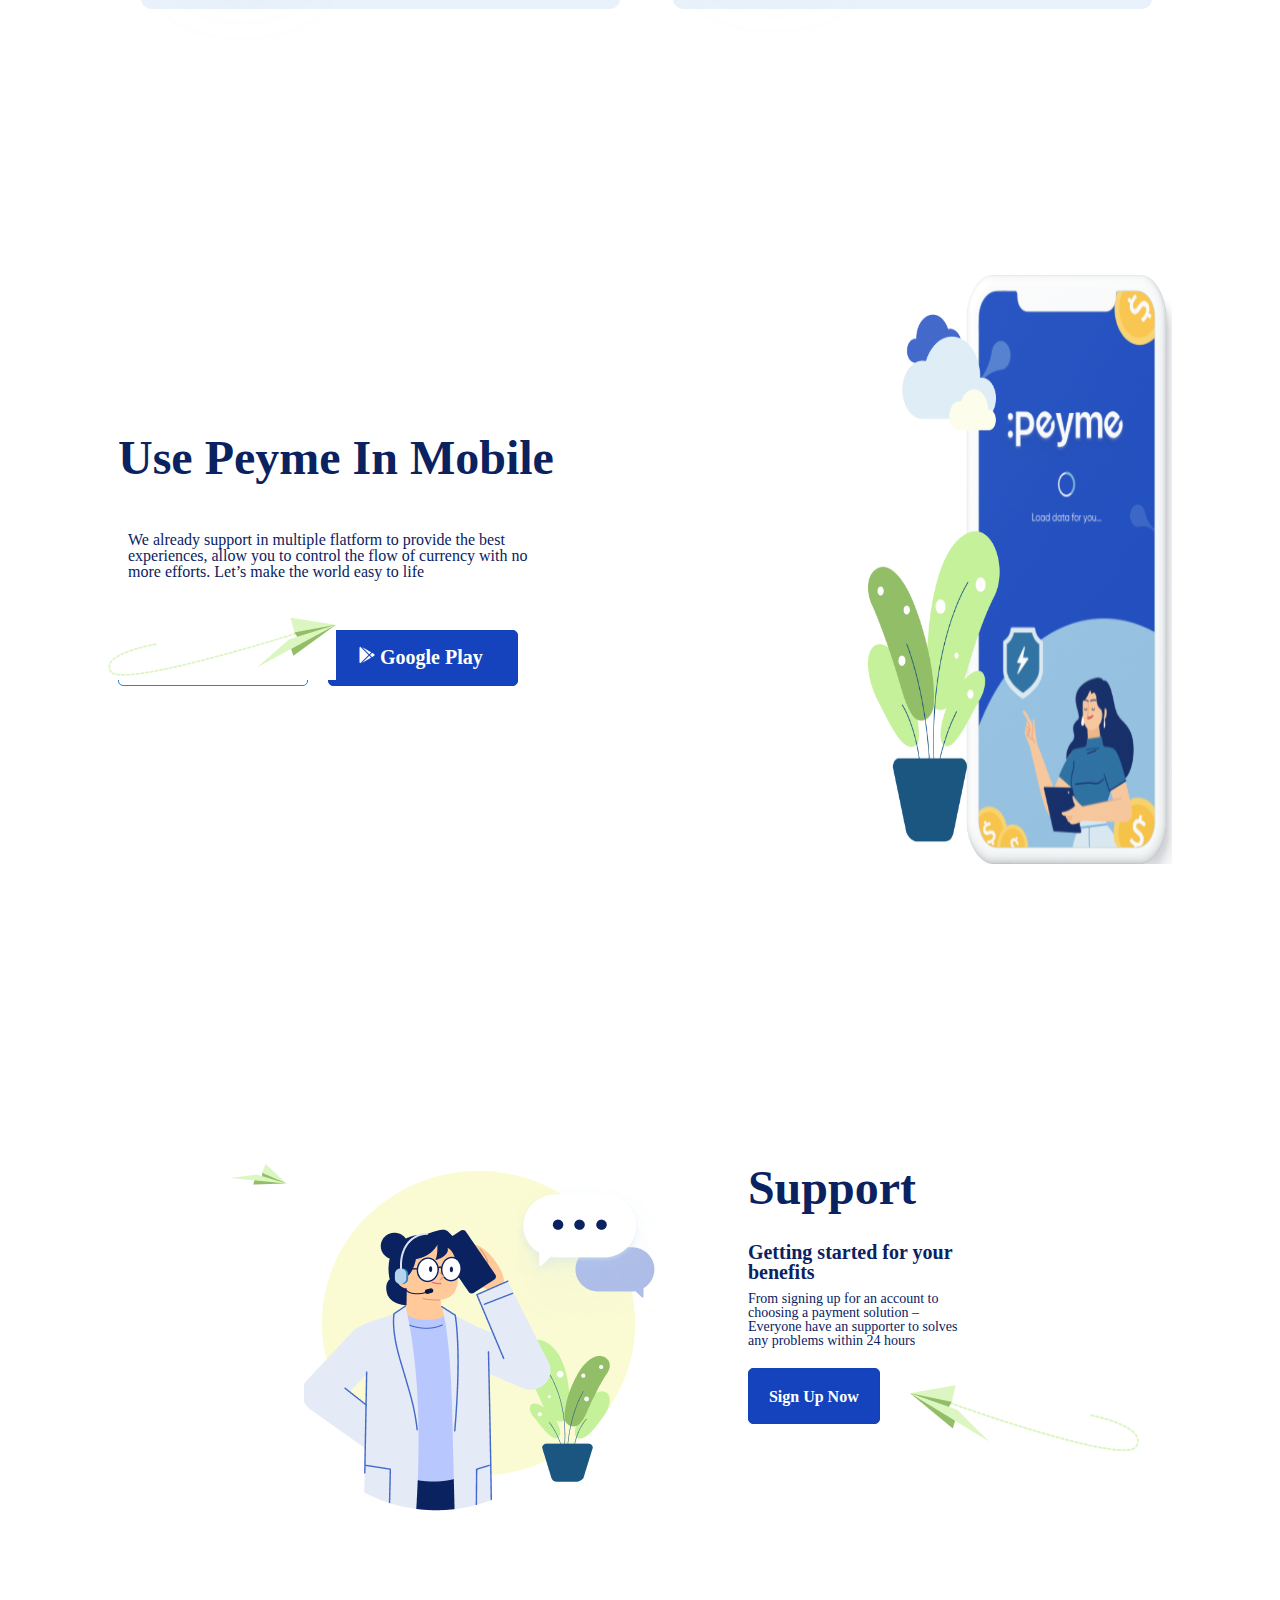
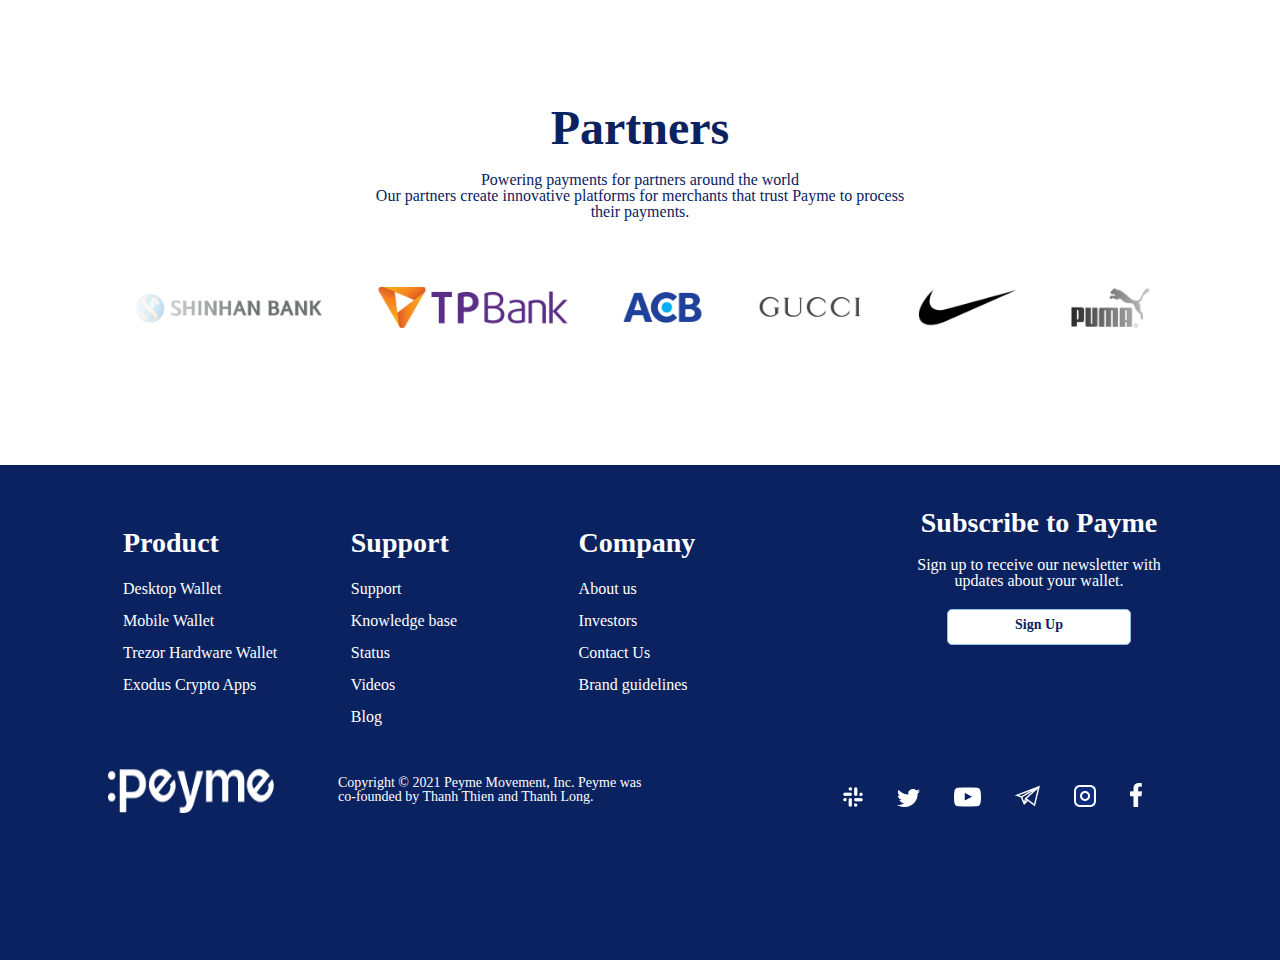
<file: design/design-final/index.html>
<!DOCTYPE html>
<html lang="en">
  <head>
    <meta charset="UTF-8" />
    <meta http-equiv="X-UA-Compatible" content="IE=edge" />
    <meta name="viewport" content="width=device-width, initial-scale=1.0" />
    <link rel="stylesheet" href="./css/style.css" />
    <link rel="stylesheet" href="./css/layout.css" />
    <link rel="stylesheet" href="./css/reset.css" />
    <title>Payme- Home Page (Community)</title>
  </head>
  <body>
    <!-- header section  -->
    <section id="header">
      <div class="header-container">
      
        <div class="header">
          <a href="" class="logo"><img src="./images/logo.png" alt="" /></a>
          <input class="menu-btn" type="checkbox" id="menu-btn" />
          <label class="menu-icon" for="menu-btn"
            ><span class="navicon"></span></label>
          <ul class="menu">
            <li><a href="#">About</a></li>
            <li><a href="#">Features</a></li>
            <li><a href="#">Download</a></li>
            <li><a href="#">Support</a></li>
            <li><a href="#">Partners</a></li>
            <li><div class="btn-secondary">Sign In</div></li>
            <li><div class="btn-primary">Sign Up</div></li>
          </ul>
        </div>
        <div class="showcase ">
          <div class="header-img-wrapper">
            <img
              class="header-img"
              src="./images/header.png"
              alt="header-img"
            />
          </div>
          <div class="showcase-content">
            <h1 class="header-banner xl-heading color-primary">
              Monitor Balance Control Smart Life
            </h1>
            <h2 class="header-content s-heading color-primary">
              When the life too much things you need more than you have. Let’s
              Peyme help your life to easier with smart payment system
            </h2>
            <div class="header-btns">
              <div class="btn-secondary"> <img src="./images/take-button-icon.png" alt="take"> Take a trip</div>
              <div class="btn-primary"> Get Started <img src="./images/get-button-icon.png" alt="get started"></div>
            </div>
          </div>
        </div>
        <div class="header-vector-top">
          <img src="./images/header-vector-top.png" alt="header-vector-top"> 
        </div>
      <div class="header-vector">
        <img  src="./images/header-vector.png" alt="header-vector">
      </div>
    </div>
    </section>
    <!-- header section ends -->

    <!-- about section -->
    <section id="about">
      <div class="container color-primary">
        <div class="about-content">
          <h1 class="l-heading about-heading ">Why you Choose Us?</h1>
          <h2 class="s-heading center">
            When the life too much things you need more than you have. Let Peyme
            help your life to easier with smart payment system
          </h2>
        </div>
        <div class="about-cards">
          <div class="about-img">
            <img src="./images/about-1.png" alt="about" />
          </div>
          <div class="card-content">
            <h1 class="l-heading">Purchase One Touch</h1>
            <h2>
              Get a quick overview of all your transactions in our easy-to-use
              Peyme in one touch
            </h2>
          </div>
        </div>
        <div class="about-cards">
          <div class="about-img">
            <img class="img" src="./images/about-2.png" alt="about" />
          </div>
          <div class="card-content">
            <h1 class="l-heading">Free Transactions</h1>
            <h2>
              Every transactions in Peyme is free. You don’t worry about fees.
              Our profits base your satisfied and ads
            </h2>
          </div>
        </div>
        <div class="about-cards">
          <div class="about-img">
            <img src="./images/about-3.png" alt="about" />
          </div>
          <div class="card-content">
            <h1 class="l-heading">Private and secure</h1>
            <h2>
              None of your personcal data is ever collected or stored in our
              Peyme. Your history transaction just you see
            </h2>
          </div>
        </div>
      </div>
      <div class="about-vector">
        <img src="./images/about-vector.png" alt="about-vector">
      </div>
    </section>
    <!-- about section ends -->

    <!-- start-now section -->
    <section id="start-now">
      <div class="start-now-container color-primary">
        <div class="ok l-heading">Start Now With Three Step</div>
        <div class="start-img">
          <img
            class="start-now-img"
            src="./images/start-now.png"
            alt="start-now-img"
          />
        </div>
        <div class="abc">
          <h2 class="start-banner s-heading">
            Become a Peyme customer in the easiest way just simple, fast and
            accurate steps. It won’t take your time to experience
          </h2>
          <div class="start-now-content">
            <div class="step-img-wrapper">
              <div class="start-now-content-img">
                <img class="step-img" src="./images/step-1.png" alt="" />
              </div>
            </div>
            <div class="step">
              <h1 class="step-item">Step 1: Create Your Account</h1>
              <h2>
                Signing up for your own Peyme account is easy and free. Just
                connection with phone or gmail instandly
              </h2>
            </div>
          </div>

          <div class="start-now-content">
            <div class="step-img-wrapper">
              <div class="start-now-content-img">
                <img class="step-img" src="./images/step-2.png" alt="step" />
              </div>
            </div>
            <div class="step">
              <h1 class="step-item">Step 2: Link Your Cards</h1>
              <h2>
                Link your preferred credit, debit or prepaid cards to your Payme
                account.
              </h2>
            </div>
          </div>
          <div class="start-now-content">
            <div class="step-img-wrapper">
              <div class="start-now-content-img">
                <img class="step-img" src="./images/step-3.png" alt="" />
              </div>
            </div>
            <div class="step">
              <h1 class="step-item">Step 3: All Done</h1>
              <h2>
                Thats all done. Now you can explore any apps, any webs that are
                ours partnets to transfer with them
              </h2>
            </div>
          </div>
        </div>
      </div>
    </section>
    <!-- start now section ends -->

    <!-- feature section -->
    <section id="feature" class="color-primary">
      <div class="about-content">
        <h1 class="feature-heading l-heading">Features Just Peyme Has?</h1>
        <h2 class="s-heading center">
          When the life too much things you need more than you have. Let’s Peyme
          help your life to easier with smart payment system
        </h2>
        </div>
        <div class="card">
          <div class="feature-cards">
            <div class="feature-card">
              <div class="feature-img-wrapper">
                <div class="feature-img">
                  <img src="./images/feature-1.png" alt="feature" />
                </div>
              </div>
            </div>
            <div class="feature-content">
              <h1>2s to Complete</h1>
              <p>
                With the Transaction Cloud Technology, send and receive money
                break timing wall
              </p>
            </div>
          </div>

          <div class="feature-cards">
            <div class="feature-img-wrapper">
              <div class="feature-img">
                <img src="./images/feature-2.png" alt="feature" />
              </div>
            </div>
            <div class="feature-content">
              <h1>No Hidden Fees</h1>
              <p>
                Don’t worry about generated fees. Any transaction will clearly
                analysis and daily reports
              </p>
            </div>
          </div>

          <div class="feature-cards">
            <div class="feature-img-wrapper">
              <div class="feature-img">
                <img src="./images/feature-3.png" alt="feature" />
              </div>
            </div>
            <div class="feature-content">
              <h1>Smart Combine</h1>
              <p>
                Auto linking your banking account to purchase everything you
                want, don’t need to put all money in one place
              </p>
            </div>
          </div>
          <div class="feature-cards">
            <div class="feature-img-wrapper">
              <div class="feature-img">
                <img src="./images/feature-4.png" alt="feature" />
              </div>
            </div>
            <div class="feature-content">
              <h1>Perfect Protection</h1>
              <p>
                Monitor transaction process help you prevent the tricks. Provide
                multiple protection methods
              </p>
            </div>
          </div>
        </div>
      </div>
    </section>
    <!-- feature section ends -->

    <!-- mobile section -->
    <section id="mobile" class="color-primary">
      <div class="mobile-content">
        <h1 class="l-heading">Use Peyme In Mobile</h1>
        <p class="s-heading">
          We already support in multiple flatform to provide the best
          experiences, allow you to control the flow of currency with no more
          efforts. Let’s make the world easy to life
        </p>
        <div class="mobile-btn">
          <div class="btn-secondary">
            <img src="./images/apple-icon.png" alt="apple" /> Apple Store
          </div>
          <div class="btn-primary">
            <img src="./images/android-icon.png" alt="andriod" /> Google Play
          </div>
        </div>
      </div>
      <div class="mobile-img">
        <img src="./images/mobile.png" alt="mobile" />
      </div>
    </section>
    <!-- mobile section ends -->

    <!-- support section -->
    <section id="support" class="color-primary">
      <div class="support-heading l-heading center">Support</div>
      <div class="support-img center">
        <img src="./images/support.png" alt="support" />
      </div>
      <div class="support-content">
        <div class="heading-support l-heading">Support</div>
        <h1 class="m-heading">Getting started for your benefits</h1>
        <p class="m-heading">
          From signing up for an account to choosing a payment solution –
          Everyone have an supporter to solves any problems within 24 hours
        </p>
        <div class="btn-primary">Sign Up Now</div>
      </div>
      <div class="support-vector-left-top">
        <img src="./images/support-vector-left-top.png" alt="about-vector">
      </div>
      <div class="support-vector-left-bottom">
        <img src="./images/support-vector-left-bottom.png" alt="about-vector">
      </div>
      <div class="support-vector-right-bottom">
        <img src="./images/support-vector-right-bottom.png" alt="about-vector">
      </div>
      
    </section>
    <!-- support section ends -->
    <!-- partner section -->
     <section id="partners" class="color-primary">
      <div class="about-content ">
        <h1 class=" p-heading l-heading">Partners</h1>
        <h2>
          Powering payments for partners around the world
        </h2>
        <p >
          Our partners create innovative platforms for merchants that trust
          Payme to process their payments.
        </p>
      </div>
      <div class="partners">
      <div class="partners-image"><img src="./images/partners-image.png" alt="partners"></div>
     </div>
    </section> 
    <!-- partner section ends -->

    <!-- footer section -->
    <section id="footer">
      <div class="foot">
      <div class="footer-data">
        <h1 class="l-heading">Product</h1>
        <ul>
          <li class="footer-item"><a href="#"> Desktop Wallet </a></li>
          <li class="footer-item"><a href="#">Mobile Wallet </a></li>
          <li class="footer-item"><a href="#">Trezor Hardware Wallet </a></li>
          <li class="footer-item"><a href="#">Exodus Crypto Apps </a></li>
        </ul>
      </div>
      <div class="footer-data">
        <h1 class="l-heading">Support</h1>
        <ul>
          <li class="footer-item"><a href="#"> Support </a></li>
          <li class="footer-item"><a href="#">Knowledge base </a></li>
          <li class="footer-item"><a href="#">Status </a></li>
          <li class="footer-item"><a href="#">Videos</a></li>
          <li class="footer-item"><a href="#">Blog</a></li>
        </ul>
      </div>
      <div class="footer-data">
        <h1 class="l-heading">Company</h1>
        <ul>
          <li class="footer-item"><a href="#"> About us</a></li>
          <li class="footer-item"><a href="#">Investors </a></li>
          <li class="footer-item"><a href="#">Contact Us </a></li>
          <li class="footer-item"><a href="#">Brand guidelines </a></li>
        </ul>
      </div>

      <div class="subscribe">
        <h1 class="l-heading">Subscribe to Payme</h1>
        <p>Sign up to receive our newsletter with updates about your wallet.</p>
        <div class="btn-white"><a href="#"> Sign Up </a></div>
      </div>
    </div>
      <div class="footer">
        <div class="foot-logo">
          <ul>
            <li><img src="./images/footer-logo.png" alt="logo" /></li>
            <li>
              Copyright © 2021 Peyme Movement, Inc.<br />
              Peyme was co-founded by Thanh Thien and Thanh Long.
            </li>
          </ul>
        </div>
        <div class="foot-icon">
          <ul>
            <li><img src="./images/foot-icon.png" alt="foot-icon"></li>
            <li><img src="./images/twitter-icon.png" alt="foot-icon"></li>
            <li><img src="./images/youtube-icon.png" alt="foot-icon"></li>
            <li><img src="./images/plane-icon.png" alt="foot-icon"></li>
            <li><img src="./images/instagram-icon.png" alt="foot-icon"></li>
            <li><img src="./images/facebook-icon.png" alt="foot-icon"></li>
            
          </ul>
        </div>
      </div>
      <div class="footer-final">
    <div class="fooot-item">
      <div class="item-1"><img src="./images/footer-logo.png" alt="logo"></div>
      <div class="item-2">Copyright © 2021 Peyme Movement, Inc.
        Peyme was co-founded by Thanh Thien and Thanh Long.</div>
    </div>
    <div class="foooter-item">
      <ul>
        <li><img src="./images/foot-icon.png" alt="foot-icon">  <img src="./images/twitter-icon.png" alt="foot-icon">  <img src="./images/youtube-icon.png" alt="foot-icon"> <img src="./images/plane-icon.png" alt="foot-icon"> <img src="./images/instagram-icon.png" alt="foot-icon"> <img src="./images/facebook-icon.png" alt="foot-icon"> </li>
         </ul>
    </div>
  </div>
    </section>
    <!-- footer section ends -->
  </body>
</html>
</file>
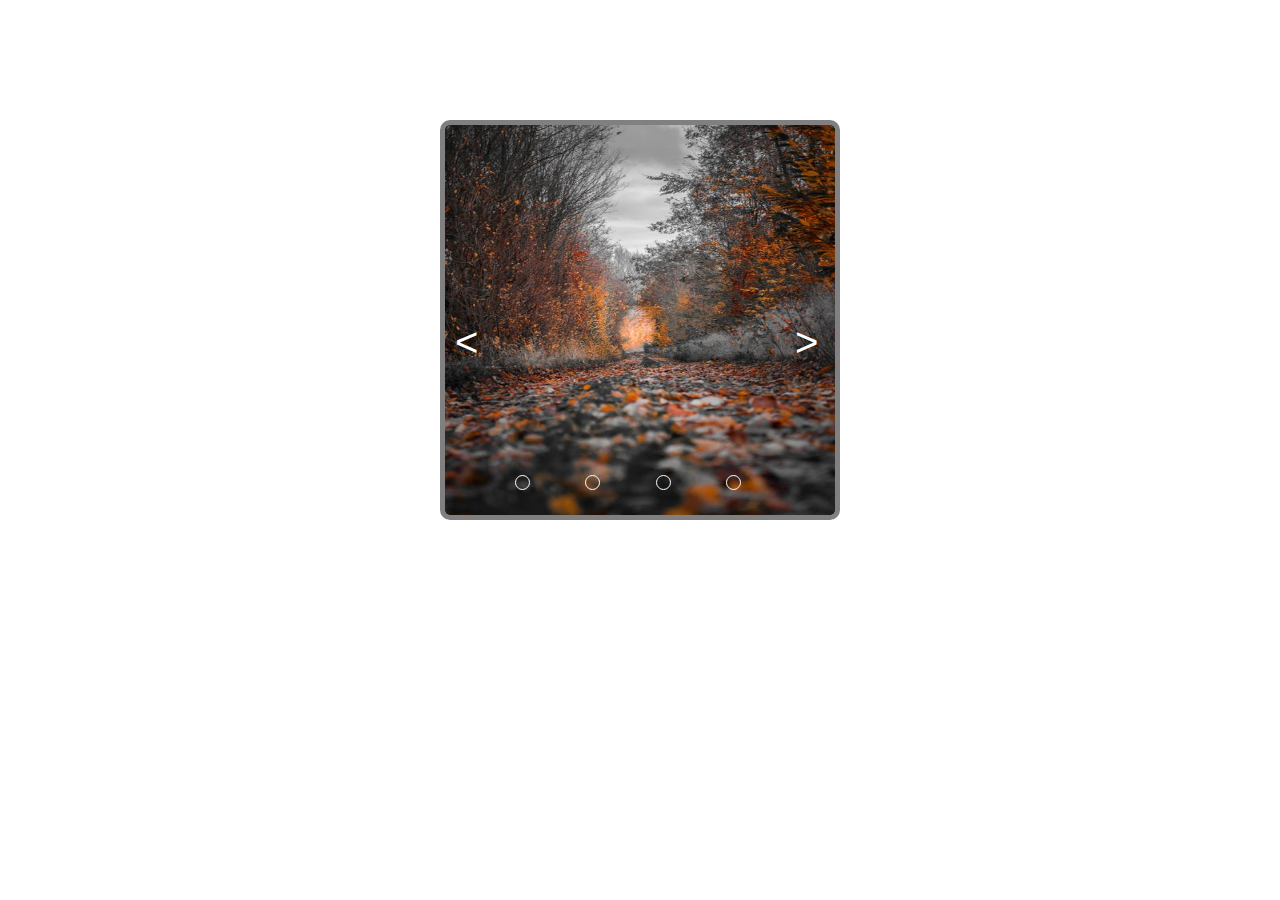
<file: Javascript/assignment1-carousel/index.html>
<!DOCTYPE html>
<html lang="en">
  <head>
    <meta charset="UTF-8" />
    <meta http-equiv="X-UA-Compatible" content="IE=edge" />
    <meta name="viewport" content="width=device-width, initial-scale=1.0" />
    <link rel="stylesheet" href="style.css" />
    <title>Carousel</title>
  </head>
  <body>
    <div class="carousel-container">
      <div class="carousel-image-wrapper">
        <img src="./images/1.jpeg" alt="Image" />
        <img src="./images/2.jpeg" alt="Image" />
        <img src="./images/3.jpeg" alt="Image" />
        <img src="./images/4.jpg" alt="Image" />
      </div>
    </div>
    <script src="./script.js"></script>
  </body>
</html>
</file>
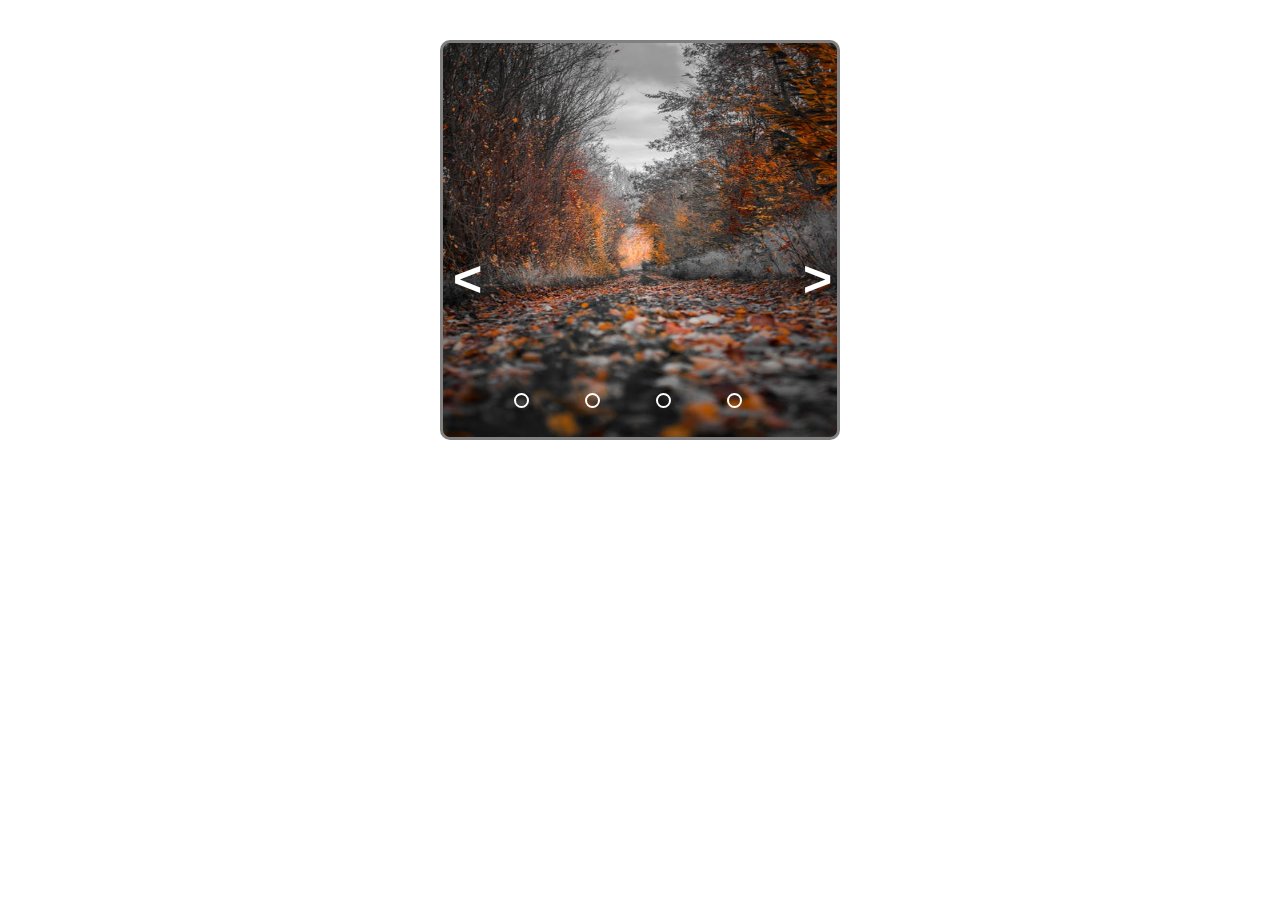
<file: Javascript/assignment1_carousel/index.html>
<!DOCTYPE html>
<html lang="en">
  <head>
    <meta charset="UTF-8" />
    <meta http-equiv="X-UA-Compatible" content="IE=edge" />
    <meta name="viewport" content="width=device-width, initial-scale=1.0" />
    <link rel="stylesheet" href="style.css" />
    <title>Carousel</title>
  </head>
  <body>
    <div class="carousel-container">
      <div class="carousel-image-wrapper">
        <img src="./images/1.jpeg" alt="#" />
        <img src="./images/2.jpeg" alt="#" />
        <img src="./images/3.jpeg" alt="#" />
        <img src="./images/4.jpg" alt="#" />
      </div>
    </div>
    <script src="./script.js"></script>
  </body>
</html>
</file>
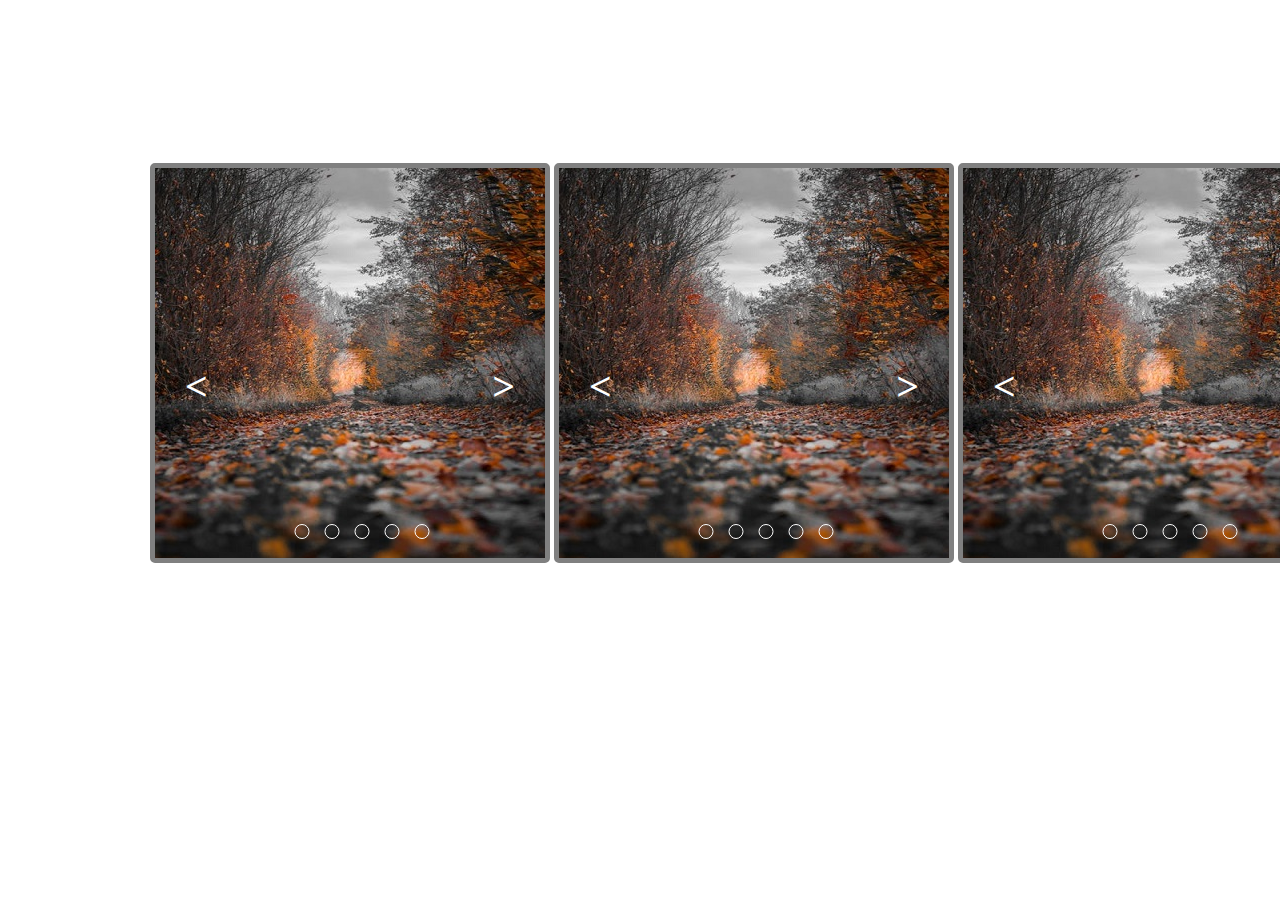
<file: Javascript/assignment2-carousel/index.html>
<!DOCTYPE html>
<html lang="en">
  <head>
    <meta charset="UTF-8" />
    <meta http-equiv="X-UA-Compatible" content="IE=edge" />
    <meta name="viewport" content="width=device-width, initial-scale=1.0" />
    <link rel="stylesheet" href="./style.css" />
    <title>Carousel</title>
  </head>
  <body>
    <div class="carousel-container" id="carousel-1">
      <div class="carousel-wrapper" id="wrapper-1">
        <img src="./images/1.jpeg" alt="Image" />
        <img src="./images/2.jpeg" alt="Image" />
        <img src="./images/3.jpeg" alt="Image" />
        <img src="./images/4.jpg" alt="Image" />
        <img src="./images/5.jpg" alt="Image" />
      </div>
    </div>

    <div class="carousel-container" id="carousel-2">
      <div class="carousel-wrapper" id="wrapper-2">
        <img src="./images/1.jpeg" alt="Image" />
        <img src="./images/2.jpeg" alt="Image" />
        <img src="./images/3.jpeg" alt="Image" />
        <img src="./images/4.jpg" alt="Image" />
        <img src="./images/5.jpg" alt="Image" />
      </div>
    </div>

    <div class="carousel-container" id="carousel-3">
      <div class="carousel-wrapper" id="wrapper-3">
        <img src="./images/1.jpeg" alt="Image" />
        <img src="./images/2.jpeg" alt="Image" />
        <img src="./images/3.jpeg" alt="Image" />
        <img src="./images/4.jpg" alt="Image" />
        <img src="./images/5.jpg" alt="Image" />
      </div>
    </div>
    <script src="./script.js"></script>
  </body>
</html>
</file>
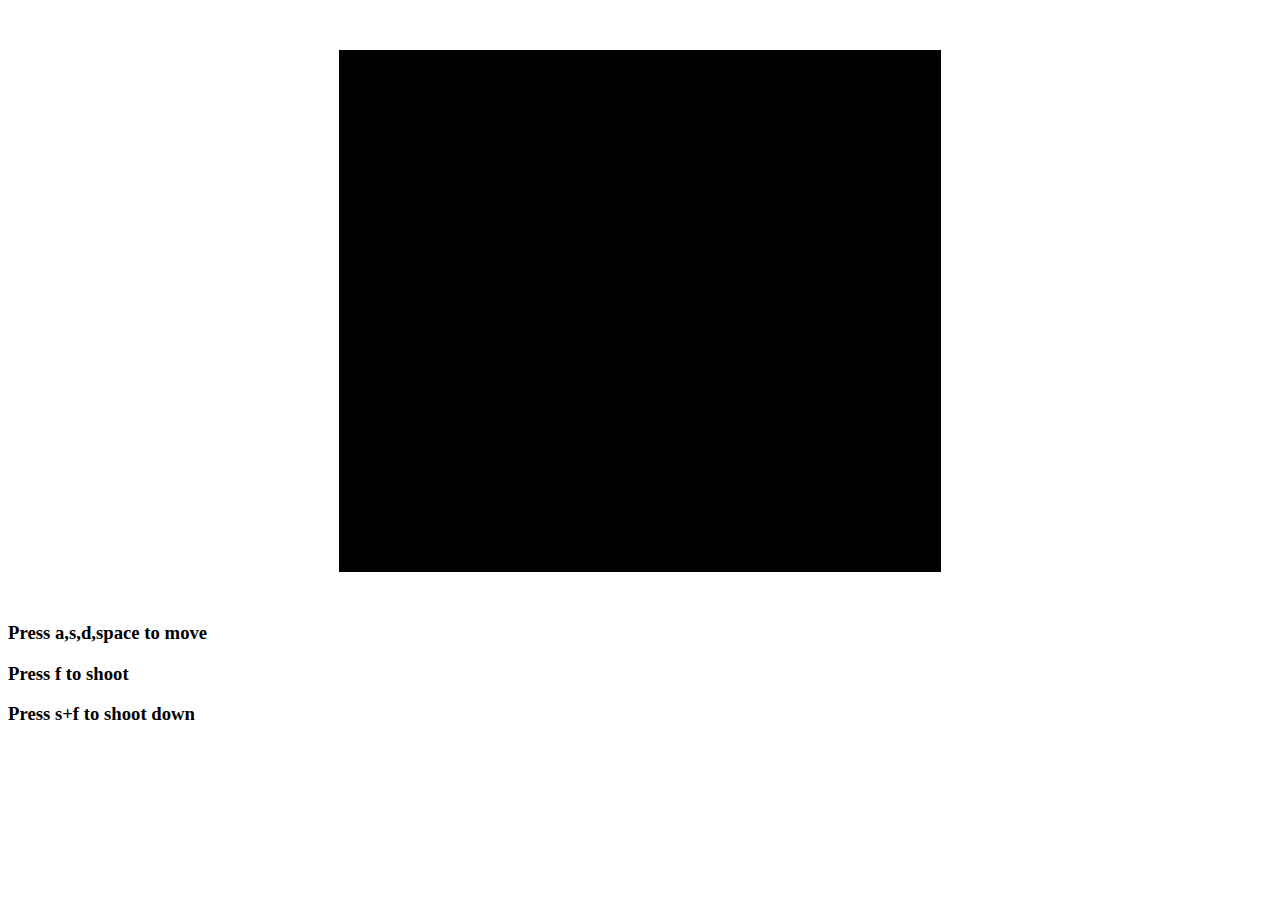
<file: Javascript/finalAssignment/index.html>
<!DOCTYPE html>
<html lang="en">
  <head>
    <meta charset="UTF-8" />
    <meta http-equiv="X-UA-Compatible" content="IE=edge" />
    <link rel="stylesheet" href="style.css" />
    <meta name="viewport" content="width=device-width, initial-scale=1.0" />
    <title>Contra</title>
  </head>
  <body>
    <canvas id="canvas"></canvas>
    <div class="img"></div>
    <div>
      <h3>Press a,s,d,space to move</h3>
      <h3>Press f to shoot</h3>
      <h3>Press s+f to shoot down</h3>
    </div>
    <!-- <script src="./src/images.js"></script> -->
    <script src="./src/script.js"></script>
    <script src="./src/multiplayer.js"></script>
    <script src="./src/sounds.js"></script>
    <script src="./src/healthBar.js"></script>
    <script src="./src/enemy.js"></script>
    <!-- <script src="./src/jump.js"></script> -->
    <script src="./src/enemyBullet.js"></script>
    <script src="./src/bullet.js"></script>
    <script src="./src/enemyMove.js"></script>
    <script src="./src/levels.js"></script>
    <script src="./src/gameOver.js"></script>
  </body>
</html>
</file>
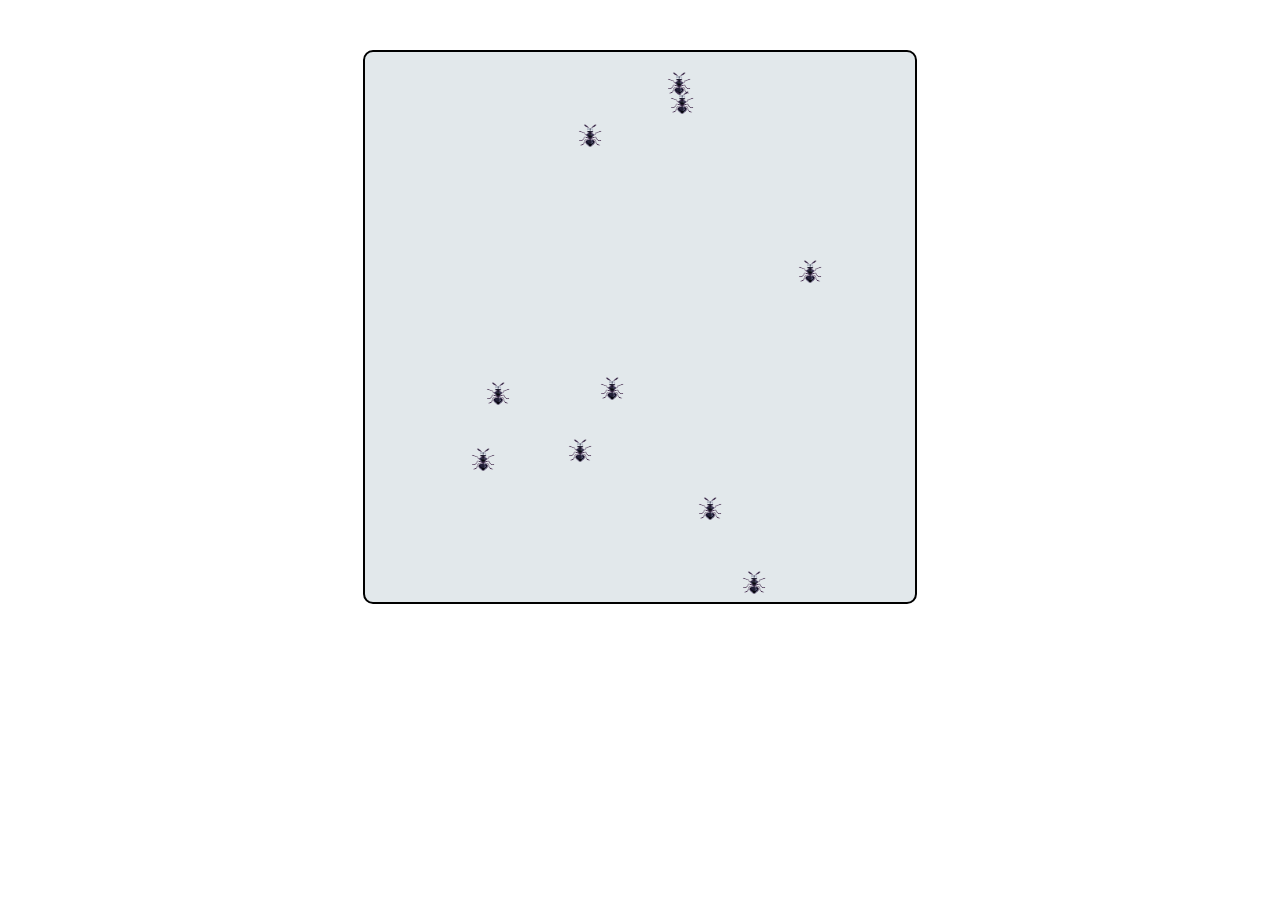
<file: Javascript/assignment3/ant-smasher/index.html>
<!DOCTYPE html>
<html lang="en">
  <head>
    <meta charset="UTF-8" />
    <meta name="viewport" content="width=device-width, initial-scale=1.0" />
    <link rel="stylesheet" href="./style.css" />
    <title>Ant Smasher</title>
  </head>
  <body>
    <div class="container"></div>
    <script src="./script.js"></script>
  </body>
</html>
</file>
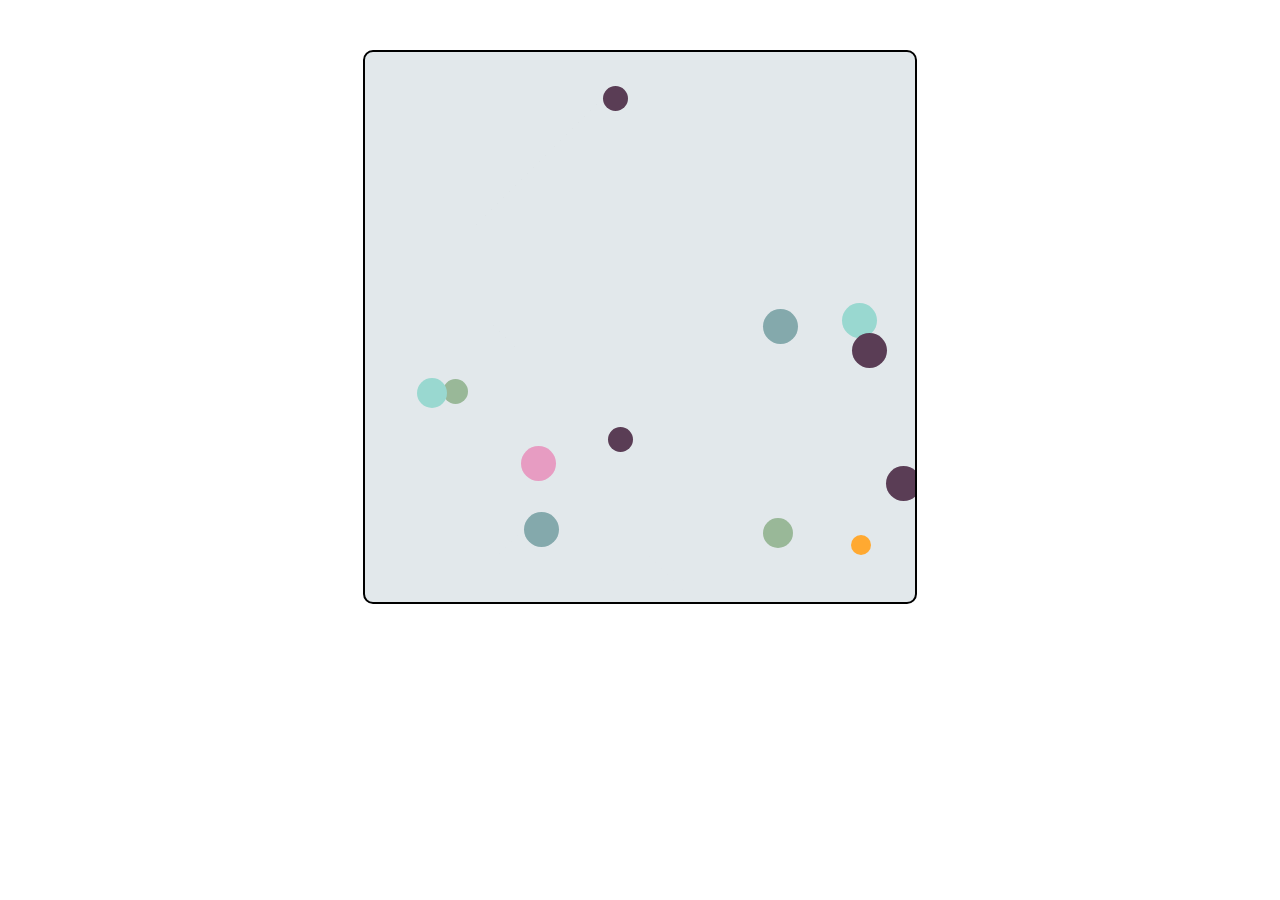
<file: Javascript/assignment3/box-collision/index.html>
<!DOCTYPE html>
<html lang="en">
  <head>
    <meta charset="UTF-8" />
    <meta name="viewport" content="width=device-width, initial-scale=1.0" />
    <link rel="stylesheet" href="./style.css" />
    <title>Ball Collision</title>
  </head>
  <body>
    <div class="container"></div>
    <script src="./script.js"></script>
  </body>
</html>
</file>
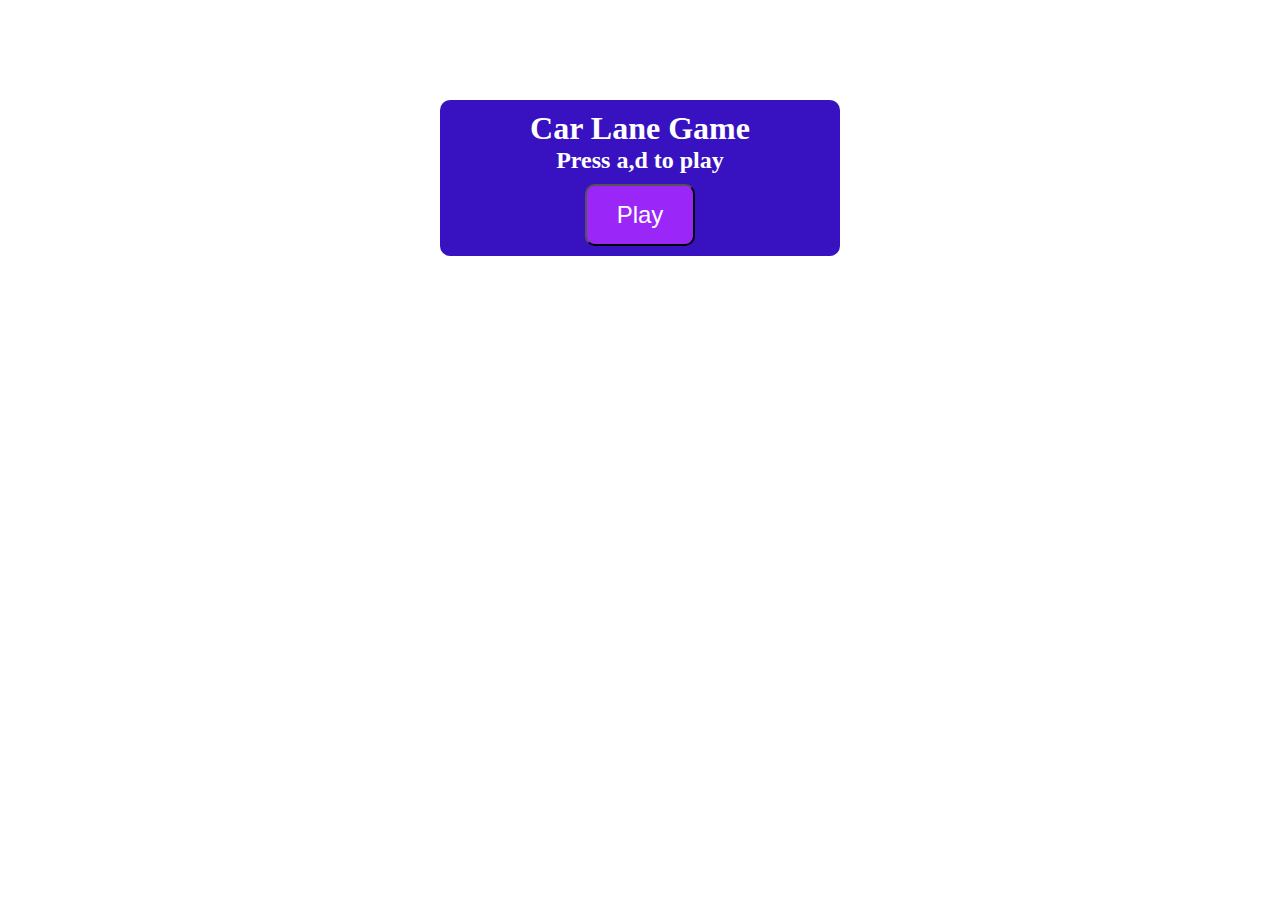
<file: Javascript/assignment4/car-game/index.html>
<!DOCTYPE html>
<html lang="en">
  <head>
    <meta charset="UTF-8" />
    <meta name="viewport" content="width=device-width, initial-scale=1.0" />
    <link rel="stylesheet" href="./style.css" />

    <title>Car Lane Game</title>
  </head>
  <body>
    <div class="container">
      <div class="playScreen">
        <h1>Car Lane Game</h1>
        <h2>Press a,d to play</h2>
        <button id="play" class="btn">Play</button>
      </div>

      <div class="score-speed text-center">
        <h2>Score: <span id="score"></span></h2>
        <h2>Car Speed: <span id="speed"></span>km/hr</h2>
      </div>
      <div class="game">
        <div class="carLane"></div>
      </div>
      <div class="endScreen">
        <h1>Game Over</h1>
        <h2>Score: <span id="finalscore"></span></h2>
        <button id="replay" class="btn">Play Again</button>
      </div>
    </div>
    <script src="./script.js"></script>
  </body>
</html>
</file>
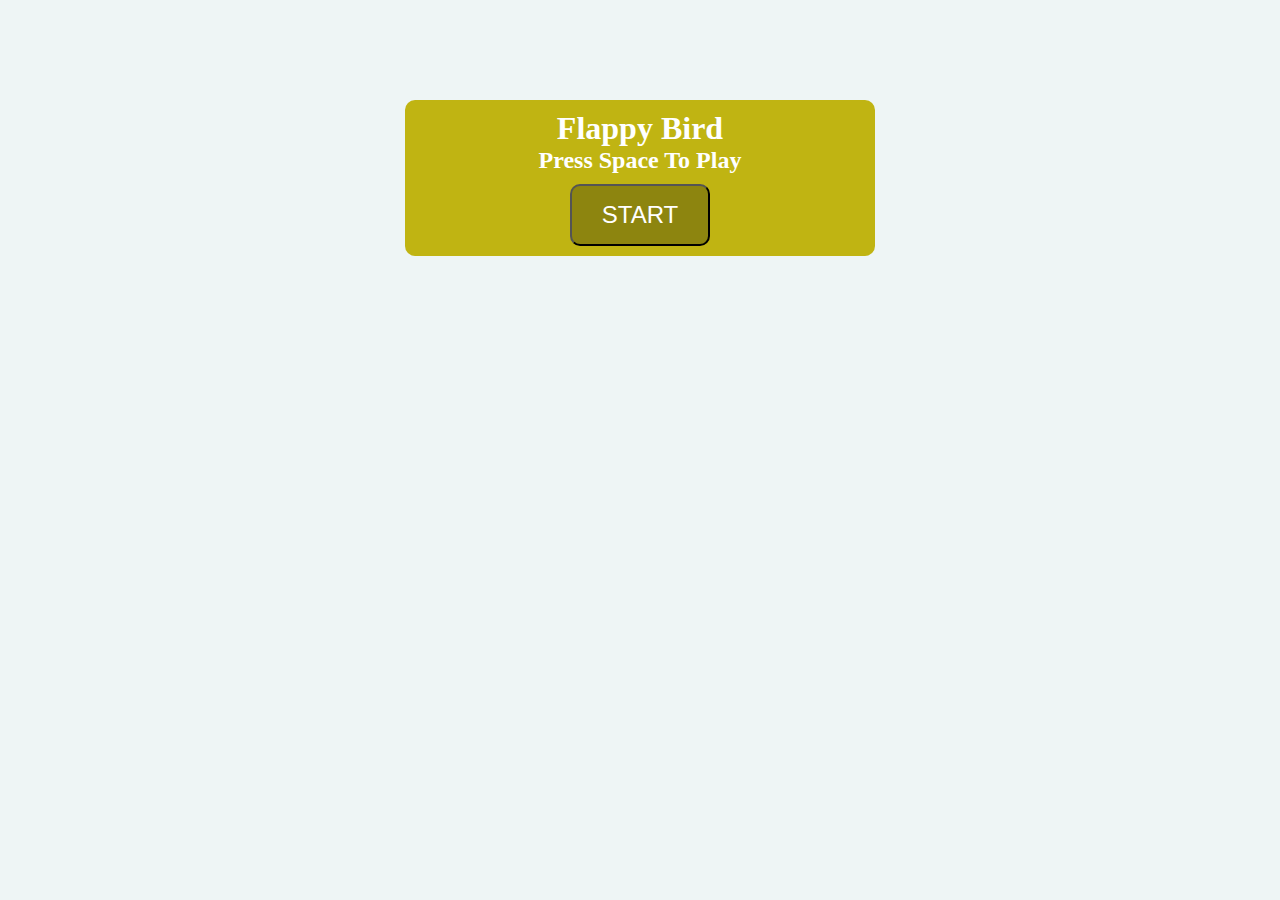
<file: Javascript/assignment5/flappy-bird/index.html>
<!DOCTYPE html>
<html lang="en">
  <head>
    <meta charset="UTF-8" />
    <meta name="viewport" content="width=device-width, initial-scale=1.0" />
    <link rel="stylesheet" href="./style.css" />
    <title>Flappy Bird</title>
  </head>
  <body>
    <div class="container">
      <div class="menuStart">
        <h1>Flappy Bird</h1>
        <h2>Press Space To Play</h2>
        <button id="start" class="btn">START</button>
      </div>

      <div class="gameScreen remove">
        <div class="score"><span id="score">0</span></div>
        <div class="game">
          <div id="city"></div>
          <div id="base"></div>
        </div>
      </div>
      <div class="menuEnd remove">
        <h1>Game Over</h1>
        <h2>Score: <span id="scoreSum"></span></h2>
        <button id="start" class="btn">START</button>
        <!-- <button id="restart" class="btn">Restart</button> -->
      </div>
    </div>
    <script src="./script.js"></script>
  </body>
</html>
</file>
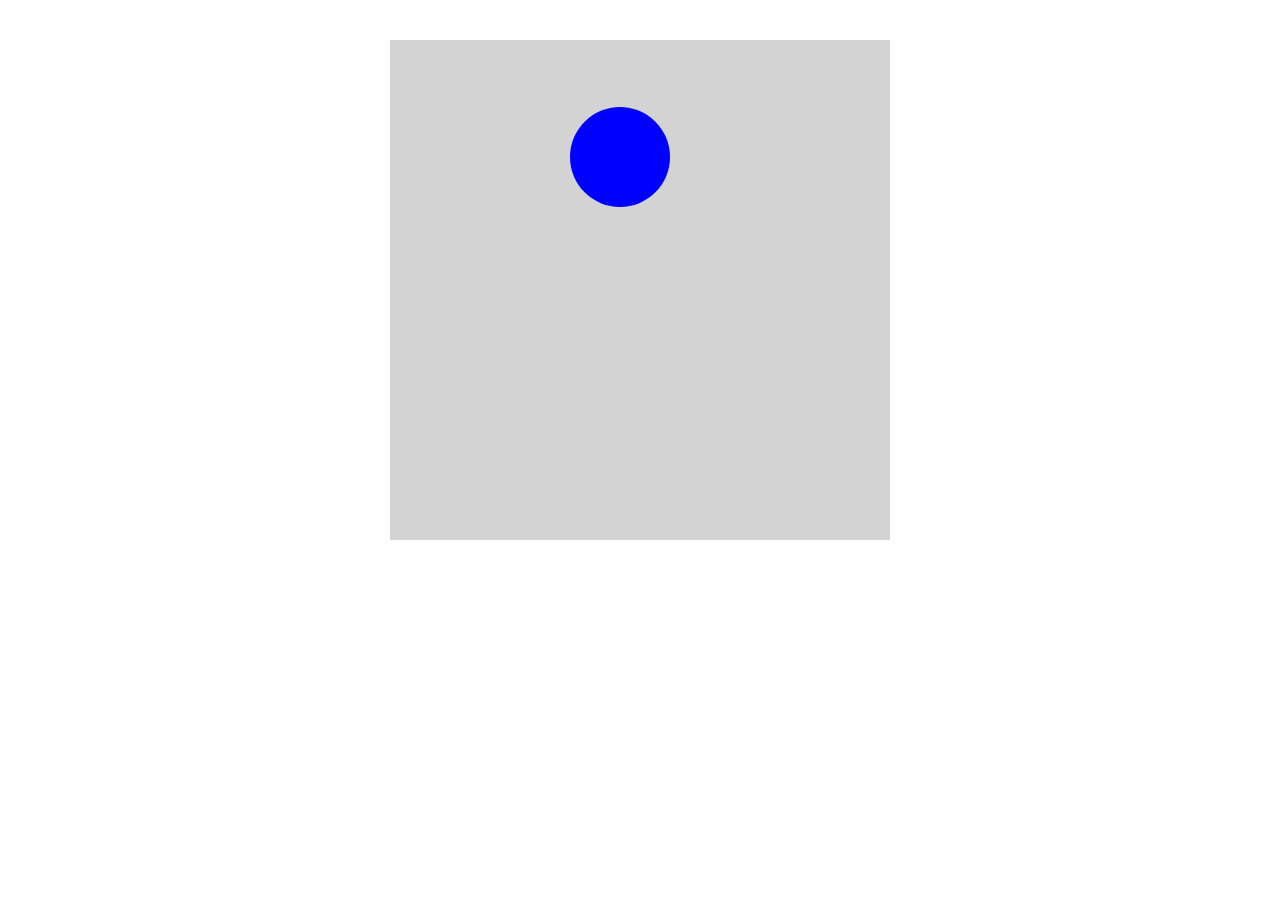
<file: Javascript/Exercises/ball-bounce/index.html>
<!DOCTYPE html>
<html lang="en">
  <head>
    <meta charset="UTF-8" />
    <meta http-equiv="X-UA-Compatible" content="IE=edge" />
    <meta name="viewport" content="width=device-width, initial-scale=1.0" />
    <title>Bouncing Ball</title>
  </head>
  <body>
    <script src="./src/script.js"></script>
  </body>
</html>
</file>
<file: style.css>
* {
  margin: 0;
  border: 0;
  box-sizing: border-box;
  --color-primary: #459fbb;
  --color-secondary: #88c1d3;
  --text-color: rgb(244, 246, 248);
}
body {
  background-image: linear-gradient(
    to right,
    rgba(255, 0, 0, 0),
    rgb(142, 179, 184)
  );
}
.s-heading {
  font-size: 1rem;
}
.m-heading {
  font-size: 1.25rem;
}
.l-heading {
  font-size: 1.5rem;
}

.btn {
  border: 0px solid var(--color-primary);
  color: rgb(75, 67, 8);
  padding: 0.25rem;
  border-radius: 5px;
}
.btn:hover {
  background-color: var(--color-primary);
  padding: 10px;
}
.card {
  margin: 2rem;
  height: 35vh;
  width: 19%;
  padding: 1rem;
  border-radius: 5px;
  display: flex;
  align-items: center;
  flex-direction: column;
  background: var(--color-primary);
  color: var(--text-color);
}
.img {
  border-radius: 50%;
  height: 9rem;
  width: 9rem;
  margin: 0.25rem;
}
#table {
  margin: 2rem;
  width: 970px;
}
#table th {
  font-size: 1.25rem;
  padding: 0 6rem;
  background: var(--color-primary);
  color: rgb(222, 225, 228);
  border-radius: 5px 5px 0 0;
}
#table tr {
  height: 50px;
  background: var(--color-secondary);
  color: rgb(75, 67, 8);
}
#table tr a {
  text-decoration: none;
}
.type {
  font-size: 1.25rem;
  font-weight: 500;
}
</file>
<file: design/1A-home-search-responsive/css/style.css>
/* text sizes */
.xl-heading {
  font-size: 1.62rem;
}
.l-heading {
  font-size: 1.25rem;
}
.m-heading {
  font-size: 0.87rem;
}
.s-heading {
  font-size: 0.75rem;
}
.xs-heading {
  font-size: 0.62rem;
}
.author,
.subscribed,
.topic-box,
.alert {
  font-weight: 800;
}
/* color */
.red-color {
  color: #d43f1f;
}
.blue-color {
  color: #4daebe;
}
.green-color {
  color: #719720;
}

.h {
  margin-left: 110px;
}

.foot-dot {
  font-weight: 900;
}
.menu-heading {
  font-size: 1.62rem;
}

/* nav item hover */
.nav-item:hover {
  color: #959595;
}
.nav-list a {
  color: #464646;
  text-decoration: none;
}
.notification-list a {
  color: #464646;
  text-decoration: none;
}
.notification-list a:hover {
  color: #959595;
}
.header-profile a {
  color: #333132;
  text-decoration: none;
}
.menu-left a {
  color: #292929;
  text-decoration: none;
}
.menu-right a {
  color: #292929;
  text-decoration: none;
}
.menu-left a li:hover,
.menu-right a li:hover {
  background-color: #ffffff;
}
.content-heading a {
  color: #0b0b0b;
  text-decoration: none;
}
.author a,
.topic-box a {
  color: #4eafc0;
  text-decoration: none;
}
.input:focus {
  outline: none;
}
#footer a {
  text-decoration: none;
  color: #c0c0c0;
}
.active {
  color: white;
}
.blue-container {
  background-color: #2fc1da;
}
</file>
<file: design/1A-home-search-responsive/css/layout.css>
@import url("https://fonts.googleapis.com/css2?family=Mulish:wght@400;500&display=swap");
* {
  box-sizing: border-box;
}
/* header */
.header-wrapper {
  width: 100%;
  background-color: #7dd9e8;
}
#header {
  background-color: #7dd9e8;
  height: 85px;
  width: 100%;
  /* margin-left: 220px; */
}

.header-img {
  display: inline-block;
  margin-left: 32px;
  margin-top: 22px;
  margin-bottom: 26px;
  width: 222px;
  height: 36px;
}
.active {
  color: white;
}
.navigation {
  width: 100px;
  position: absolute;
  top: 85px;
  height: 35px;
  text-align: center;
  padding-top: 10px;
  width: 126px;
}
.menu {
  font-weight: bold;
  display: inline-block;
  width: 126px;
  margin: 6px auto;
  position: absolute;
  text-align: center;
  padding: 10px;
  background-color: #dddddd;
  color: #3c3c3c;
  left: 1px;
  top: -2px;
}
.menu ul {
  list-style: none;
  font-weight: lighter;
  display: none;
  list-style: none;
  margin: 0px;
  padding: 0px;
}
.menu:hover ul {
  display: block;
}
.menu ul li:first-child {
  border-top: 1px solid;
}
.menu ul li {
  padding: 10px;
  font-size: 11px;
}
.menu ul li:hover {
  background-color: #7dd9e8;
}
.menu ul li a {
  display: block;
  text-decoration: none;
  color: #fffffd;
}

.header-search {
  height: 20px;
  width: 336px;
  margin-left: 24px;
  top: -40px;
  display: inline-block;
  position: absolute;
  visibility: hidden;
}
.header-profile {
  float: right;
  margin-top: -70px;
  margin-right: 31px;
  color: #333335;
  font-weight: 600;
  visibility: hidden;
}

/* header ends here */

/* navigation bar */
.nav-wrapper {
  width: 100%;
  background-color: #f5f5f5;
}
#navbar {
  height: 40px;
  width: 100%;
  background: #f5f5f5;
}
.nav-item {
  float: left;
  margin: 15px 31px;
  font-weight: 600;
  font-size: 12px;
  color: #464646;
  display: none;
}
.notification-item {
  font-weight: 600;
  float: right;
  font-size: 12px;
  margin: 0 10px;
  margin-top: 15px;
}
/* main section */
#main {
  /* margin: 30px; */
  width: 100%;
  /* margin-left: 250px; */
}
.menu-left {
  float: left;
  height: 605px;
  background: #f5f5f5;
  width: 194px;
  display: none;
}
.menu-right {
  float: right;
  display: inline-block;
  height: 605px;
  width: 176px;
  margin-right: 60px;
  background: #f5f5f5;
  display: none;
}
.menu-center {
  height: 605px;
  width: 100%;
  background: #ffffff;
  display: inline-block;
  padding: 0 10px;
}

.menu-head {
  background-color: #2fc1da;
  height: 42px;
  padding: 15px 12px;
  color: #fffffb;
  margin-bottom: 10px;
  font-size: 18px;
}
.menu-item {
  height: 42px;
  color: #363636;
  padding-left: 11px;
}
/* main menu */

.menu-nav-item {
  height: 65px;
  width: 258px;
}

.menu-button {
  background: black;

  display: inline-block;
  margin: 0 9px;
  width: 112px;
  height: 26px;
}
/* menu content */
.content-wrapper {
  margin-top: 100px;
}
.content {
  height: 86px;
  border-bottom: 1px solid #d8d8d8;
  margin-top: 15px;
}
.profile-img {
  float: left;
  margin-right: 9px;
}
.content-heading {
  font-weight: 600;
  margin-bottom: 6px;
  font-size: 1.2rem;
}
.download-icon,
.icon {
  float: right;
  margin-right: 14px;
}
.topic-icon,
.profile-icon {
  float: left;
  margin-right: 10px;
}

/* menu div */
.menu-div {
  height: 67px;
  background: white;
  border-bottom: 2px solid #32bfda;
  margin-top: 11px;
}
.menu-subdiv {
  width: 100%;
  display: inline-block;
  height: 67px;
  background: #f5f5f5;
  text-align: center;
  padding-top: 10px;
  border-bottom: 2px solid #32bfda;
}
.menu-subdiv a {
  text-decoration: none;
  color: #5b5b5b;
}
.menu-subdiv-2 {
  float: left;
  margin-left: 7px;
  margin-top: 20px;
  top: 250px;
  width: 100%;
  display: block;
  height: 67px;
  background: #f5f5f5;
  text-align: center;
  padding-top: 10px;
  border-bottom: 2px solid #32bfda;
}

.tab-container {
  display: inline-block;
  float: left;
  margin-left: 70px;
  margin-top: 14px;
  background: #dddddd;
  height: 26px;
  width: 114px;
}
.tab {
  display: inline-block;
  color: #313131;
  padding-top: 8px;
}
.tabb {
  padding-top: 8px;
}
/* footer */
#footer {
  height: 45px;
  width: 100%;
  background-color: #727272;
  color: #c0c0c0;
}
.footer-wrapper {
  width: 100%;
  background-color: #727272;
  margin-top: 50px;
}
.foot-item {
  float: left;
  margin-top: 15px;
  margin-left: 10px;
  font-weight: 800;
}

.copyright {
  float: right;
  margin-top: 15px;
  margin-right: 10px;
}
/* table */

.img-left {
  float: left;
}
.img-right {
  float: right;
}

/* main images */
.profile-pic-left {
  float: left;
  width: 10%;
}
.profile-pic-right {
  float: right;
  width: 12%;
}
.profile-pic {
  width: 70%;
  float: left;
}
.tab-left {
  float: left;
  margin-top: -10px;
}
.tab-right {
  float: right;
  margin-top: -21px;
  margin-right: -2px;
}
.blue-container {
  background-color: #2fc1da;
  color: white;
}

@media (min-width: 600px) {
  .header-wrapper {
    width: 100%;
    background-color: #7dd9e8;
  }
  .nav-wrapper {
    display: inherit;
  }
  #header {
    background-color: #7dd9e8;
    height: 85px;
    width: 100%;
  }

  .header-img {
    display: inline-block;
    margin-left: 32px;
    margin-top: 22px;
    margin-bottom: 26px;
    width: 222px;
    height: 36px;
  }
  .menu-rightt {
    display: block;
  }
  .menu {
    display: none;
  }

  .header-search {
    height: 20px;
    width: 336px;
    margin-left: 24px;
    top: 40px;
    display: inline-block;
    position: absolute;
    visibility: inherit;
  }
  .search {
    width: 65%;
    display: inline-block;
  }

  .header-search input {
    background: #caeff7;
    border: none;
    font-size: 10px;
    width: 50%;
    height: 20px;
    margin-left: 0px;
    position: absolute;
    display: inline-block;
  }

  .header-search-button {
    display: inline-block;
    position: absolute;
    height: 20px;
    background-color: #275056;
  }
  .header-search-button .btn {
    width: 37px;
    display: inline-block;
    color: #f5f5f5;
    font-size: 10px;
  }
  .button-right-corner {
    position: absolute;
  }
  .searchbar-img-right {
    position: absolute;
    background: no-repeat cover;
    float: right;
    margin-left: 175px;
  }
  .searchbar-img-left {
    background: no-repeat cover;
    float: left;
  }
  .header-profile {
    float: right;
    margin-top: 28px;
    margin-right: 31px;
    color: #333335;
    font-weight: 600;
  }
  .header-profile .profile-name {
    float: right;
  }
  .header-profile .profile-settings {
    font-weight: 550;
    float: left;
  }
  .active {
    color: white;
  }
  .blue-container {
    background-color: #2fc1da;
  }
  .navigation {
    width: 100px;
    position: absolute;
    top: 85px;
    height: 35px;
    text-align: center;
    padding-top: 10px;
    width: 126px;
  }
}

/* responsive for tablet*/
@media (min-width: 768px) {
  .header-wrapper {
    width: 100%;
    background-color: #7dd9e8;
  }

  #header {
    background-color: #7dd9e8;
    height: 85px;
    width: 100%;
  }
  .header-img {
    display: inline-block;
    margin-left: 32px;
    margin-top: 22px;
    margin-bottom: 26px;
    width: 222px;
    height: 36px;
  }
  .header-search {
    height: 20px;
    width: 336px;
    margin-left: 24px;
    top: 40px;
    display: inline-block;
    position: absolute;
  }
  .search {
    width: 216px;
    display: inline-block;
  }

  .header-search input {
    background: #caeff7;
    border: none;
    font-size: 10px;
    width: 167px;
    height: 20px;
    margin-left: 0px;
    position: absolute;
    display: inline-block;
  }

  .header-search-button {
    display: inline-block;
    position: absolute;
    height: 20px;
    background-color: #275056;
  }
  .header-search-button .btn {
    width: 37px;
    display: inline-block;
    color: #f5f5f5;
    font-size: 10px;
  }
  .button-right-corner {
    position: absolute;
  }
  .searchbar-img-right {
    background: no-repeat cover;
    float: right;
    visibility: inherit;
  }
  .searchbar-img-left {
    background: no-repeat cover;
    float: left;
  }
  .menu-center {
    height: 605px;
    width: 65%;
    background: #ffffff;
    display: inline-block;
    padding: 0 10px;
  }
  .menu-right {
    float: right;
    display: inline-block;
    height: 605px;
    width: 25%;
    margin-right: 60px;
    background: #f5f5f5;
    display: inherit;
    margin-top: 35px;
  }
  .navbar {
    width: 20%;
  }
  .nav-item {
    display: inherit;
    margin: 10px 15px;
  }
  .tab-container {
    display: inline-block;
    float: left;
    margin-left: 10px;
    margin-top: 14px;
    background: #dddddd;
    height: 26px;
    width: 114px;
    margin-left: 80px;
  }
  .tab {
    display: inline-block;
    color: #313131;
    padding-top: 8px;
  }
  #footer {
    margin: 0 30px;
  }
  .copyright {
    margin-right: 30px;
  }
  .header-profile {
    float: right;
    margin-top: 28px;
    margin-right: 0px;
    color: #333335;
    font-weight: 600;
    visibility: inherit;
  }
  .header-profile .profile-name {
    float: right;
  }
  .header-profile .profile-settings {
    font-weight: 550;
    float: left;
  }
  .active {
    color: white;
  }
  .blue-container {
    background-color: #2fc1da;
  }
}

@media (min-width: 992px) {
  body {
    background-color: white;
  }
  .header-wrapper {
    width: 100%;
    background: #7dd9e8;
  }
  #header {
    background-color: #7dd9e8;
    height: 85px;
    width: 72%;
    margin-left: 180px;
  }
  .header-search {
    height: 20px;
    width: 336px;
    margin-left: 24px;
    top: 40px;
    display: inline-block;
    position: absolute;
  }
  .search {
    width: 216px;
    display: inline-block;
  }

  .header-search input {
    background: #caeff7;
    border: none;
    font-size: 10px;
    width: 167px;
    height: 20px;
    position: absolute;
    display: inline-block;
  }

  .header-search-button {
    display: inline-block;
    position: absolute;
    height: 20px;
    background-color: #275056;
  }
  .header-search-button .btn {
    width: 37px;
    display: inline-block;
    color: #f5f5f5;
    font-size: 10px;
  }
  .button-right-corner {
    position: absolute;
  }
  .searchbar-img-right {
    background: no-repeat cover;
    float: right;
    position: absolute;
    visibility: inherit;
  }
  .searchbar-img-left {
    background: no-repeat cover;
    float: left;
  }
  #navbar {
    height: 40px;
    width: 72%;
    background: #f5f5f5;
    margin-left: 180px;
  }
  .nav-item {
    float: left;
    margin: 15px 11px;
    font-weight: 600;
    font-size: 12px;
    color: #464646;
    display: inherit;
  }
  .main-wrapper {
    margin: 0 80px;
    margin-left: 180px;
    width: 100%;
  }
  #main {
    margin-top: 20px;
    width: 100%;
  }
  .menu-left {
    float: left;
    height: 605px;
    background: #f5f5f5;
    width: 15%;
    display: inline-block;
    margin-right: 30px;
  }
  .menu-right {
    float: right;
    height: 605px;
    width: 12%;
    margin-right: 190px;
    background: #f5f5f5;
    margin-top: -2px;
  }
  .menu-center {
    position: fixed;
    height: 605px;
    width: 42%;
    background: #ffffff;
    display: inline-block;
    padding: 0 26px;
    margin-left: -20px;
    clear: both;
  }

  .menu-div {
    height: 67px;
    background: white;
    border-bottom: 2px solid #32bfda;
    margin-top: 11px;
    width: 100%;
  }

  .menu-subdiv {
    float: left;
    width: 49%;
    height: 67px;
    background: #f5f5f5;
    text-align: center;
    padding-top: 10px;
    border-bottom: 2px solid #32bfda;
    margin-left: 2px;
  }
  .menu-subdiv a {
    text-decoration: none;
    color: #5b5b5b;
  }

  .tab-container {
    float: left;
    margin-left: 10px;
    margin-top: 14px;
    background: #dddddd;
    height: 26px;
    width: 114px;
  }
  .tab {
    display: inline-block;
    color: #313131;
    padding-top: 8px;
  }
  .tabb {
    padding-top: 8px;
  }
  .footer-wrapper {
    top: 750px;
    position: absolute;
  }
  #footer {
    width: 70%;
    margin-left: 180px;
  }
  .copyright {
    font-weight: 800;
  }
  .tab-right {
    float: right;
    margin-top: -28px;
    margin-right: -2px;
  }
  .content-wrapper {
    clear: both;
    margin-top: -2px;
  }
  .active {
    color: white;
  }
  .blue-container {
    background-color: #2fc1da;
  }
}
</file>
<file: design/assignment-1/css/style.css>
/* text sizes */
.xl-heading {
  font-size: 26px;
}
.l-heading {
  font-size: 18px;
}
.m-heading {
  font-size: 14px;
}
.s-heading {
  font-size: 12px;
}
.xs-heading {
  font-size: 10px;
}
.author,
.subscribed,
.topic-box,
.alert {
  font-weight: 800;
}
/* color */
.red-color {
  color: #d43f1f;
}
.blue-color {
  color: #4daebe;
}
.green-color {
  color: #719720;
}
.tab:active {
}
.h {
  margin-left: 110px;
}

.foot-dot {
  font-weight: 900;
}
.menu-heading {
  font-size: 26px;
}

/* nav item hover */
.nav-item:hover {
  color: #959595;
}
.nav-list a {
  color: #464646;
  text-decoration: none;
}
.notification-list a {
  color: #464646;
  text-decoration: none;
}
.notification-list a:hover {
  color: #959595;
}
.header-profile a {
  color: #333132;
  text-decoration: none;
}
.menu-left a {
  color: #292929;
  text-decoration: none;
}
.menu-right a {
  color: #292929;
  text-decoration: none;
}
.menu-left a li:hover,
.menu-right a li:hover {
  background-color: #ffffff;
}
.content-heading a {
  color: #0b0b0b;
  text-decoration: none;
}
.author a,
.topic-box a {
  color: #4eafc0;
  text-decoration: none;
}
.input:focus {
  outline: none;
}
</file>
<file: design/assignment-1/css/layout.css>
@import url("https://fonts.googleapis.com/css2?family=Mulish:wght@400;500&display=swap");
* {
  box-sizing: border-box;
}
/* header */
#header {
  background-color: #7dd9e8;
  height: 85px;
  width: 1002px;
  margin-left: 220px;
}

.header-img {
  display: inline-block;
  margin-left: 32px;
  margin-top: 22px;
  margin-bottom: 26px;
  width: 222px;
  height: 36px;
}
.header-search {
  height: 20px;
  width: 336px;
  margin-left: 24px;
  top: 40px;
  display: inline-block;
  position: absolute;
}
.search {
  width: 276px;
  display: inline-block;
}

.header-search input {
  background: #caeff7;
  border: none;
  font-size: 10px;
  width: 224px;
  height: 20px;
  margin-left: 0px;
  position: absolute;
  display: inline-block;
}

.header-search-button {
  display: inline-block;
  position: absolute;
  height: 20px;
  background-color: #275056;
}
.header-search-button .btn {
  width: 37px;
  display: inline-block;
  color: #f5f5f5;
  font-size: 10px;
}
.button-right-corner {
  position: absolute;
}
.searchbar-img-right {
  background: no-repeat cover;
  float: right;
}
.searchbar-img-left {
  background: no-repeat cover;
  float: left;
}
.header-profile {
  float: right;
  margin-top: 28px;
  margin-right: 31px;
  color: #333335;
  font-weight: 600;
}
.header-profile .profile-name {
  float: right;
}
.header-profile .profile-settings {
  font-weight: 550;
  float: left;
}
/* header ends here */

/* navigation bar */
#navbar {
  height: 40px;
  width: 1002px;
  background: #f5f5f5;
  margin-left: 220px;
}
.nav-item {
  float: left;
  margin: 15px 31px;
  font-weight: 600;
  font-size: 12px;
  color: #464646;
}
.notification-item {
  font-weight: 600;
  float: right;
  font-size: 12px;
  margin-top: 15px;
  margin-right: 30px;
}
/* main section */
#main {
  margin: 30px;
  width: 1002px;
  margin-left: 250px;
}
.menu-left {
  float: left;
  height: 605px;
  background: #f5f5f5;
  width: 194px;
}
.menu-right {
  float: right;
  display: inline-block;
  height: 605px;
  width: 176px;
  margin-right: 60px;
  background: #f5f5f5;
}
.menu-center {
  height: 605px;
  width: 568px;
  background: #ffffff;
  display: inline-block;
  padding: 0 26px;
}

.menu-head {
  background-color: #2fc1da;
  height: 42px;
  padding: 15px 12px;
  color: #fffffb;
  margin-bottom: 10px;
  font-size: 18px;
}
.menu-item {
  height: 42px;
  color: #363636;
  padding-left: 11px;
}
/* main menu */

.menu-nav-item {
  height: 65px;
  width: 258px;
}

.menu-button {
  background: black;

  display: inline-block;
  margin: 0 9px;
  width: 112px;
  height: 26px;
}
/* menu content */
.content {
  height: 86px;
  border-bottom: 1px solid #d8d8d8;
  margin-top: 15px;
}
.profile-img {
  float: left;
  margin-right: 9px;
}
.content-heading {
  font-weight: 600;
  margin-bottom: 6px;
}
.download-icon,
.icon {
  float: right;
  margin-right: 14px;
}
.topic-icon,
.profile-icon {
  float: left;
  margin-right: 10px;
}

/* menu div */
.menu-div {
  height: 67px;
  background: white;
  border-bottom: 2px solid #32bfda;
  margin-top: 11px;
}
.menu-subdiv {
  width: 258px;
  display: inline-block;
  height: 67px;
  background: #f5f5f5;
  text-align: center;
  padding-top: 10px;
  border-bottom: 2px solid #32bfda;
}
.menu-subdiv-2 {
  position: absolute;
  float: right;
  margin-left: 7px;
  top: 192px;
  width: 258px;
  display: inline-block;
  height: 67px;
  background: #f5f5f5;
  text-align: center;
  padding-top: 10px;
  border-bottom: 2px solid #32bfda;
}

.tab-container {
  display: inline-block;
  float: left;
  margin-left: 10px;
  margin-top: 14px;
  background: #dddddd;
  height: 26px;
  width: 114px;
}
.tab {
  display: inline-block;
  color: #313131;
  padding-top: 8px;
}
.tabb {
  padding-top: 8px;
}
/* footer */
#footer {
  height: 45px;
  width: 1002px;
  background-color: #727272;
  color: #c0c0c0;
  margin-left: 220px;
}
.foot-item {
  float: left;
  margin-top: 15px;
  margin-left: 30px;
}

.copyright {
  float: right;
  margin-top: 15px;
  margin-right: 36px;
}
/* table */

.img-left {
  float: left;
}
.img-right {
  float: right;
}

/* main images */
.profile-pic-left {
  float: left;
  width: 10%;
}
.profile-pic-right {
  float: right;
  width: 12%;
}
.profile-pic {
  width: 70%;
  float: left;
}
.tab-left {
  float: left;
  margin-top: -10px;
}
.tab-right {
  float: right;
  margin-top: -21px;
  margin-right: -2px;
}
</file>
<file: design/design-final/css/style.css>
/* font sizes */
.xl-heading {
  font-size: 2.75rem;
  font-weight: 700;
}
.l-heading {
  font-size: 1.75rem;
}
.m-heading {
  font-size: 1.25rem;
}
.s-heading {
  font-size: 1rem;
}
.xs-heading {
  font-size: 1rem;
}
/* colors */
.color-primary {
  color: #0a225f;
}
.color-secondary {
  color: #1443bd;
}
.color-tertiary {
  color: #ffff;
}
.color-white {
  color: #ffff;
}
.center {
  text-align: center;
}

/* normal css starts here */
.btn-primary {
  display: inline-block;
  border: 1px solid #1341b6;
  width: 181px;
  height: 56px;
  border-radius: 5px;
  padding: 14px 24px;
  margin-right: 1rem;
  margin-top: 20px;
  background-color: #1443bd;
  color: white;
  font-weight: 600;
  cursor: pointer;
  font-size: 20px;
}
.btn-secondary {
  display: inline-block;
  width: 181px;
  height: 56px;
  border-radius: 5px;
  padding: 14px 24px;
  margin-right: 1rem;
  margin-top: 20px;
  background-color: #ffff;
  color: #2a84c6;
  font-weight: 600;
  cursor: pointer;
  font-size: 20px;
}

.btn-primary:hover {
  background-color: #1341b6;
  color: #ffff;
}

.btn-white {
  display: inline-block;
  border: 1px solid #94c1e2;
  background-color: #ffff;
  border-radius: 5px;
  width: 184px;
  height: 36px;
  padding: 8px 64px;
  margin-top: 20px;
  color: #1341b6;
  font-weight: 700;
  font-size: 14px;
}
</file>
<file: design/design-final/css/layout.css>
/* header-section */
#header {
  position: static;
  padding: 0.5rem;
  width: 100%;
  margin-bottom: 60px;
  height: 6s0px;
}

/* navbar starts here */
.header a {
  color: #0a225f;
  font-weight: 600;
}

/* header */

.header {
  width: 90%;
}

.header ul {
  margin: 0;
  padding: 0;
  list-style: none;
  overflow: hidden;
  text-align: center;
}

.header li a {
  display: block;
  padding: 20px 20px;
  text-decoration: none;
}

.header li a:hover,
.header .menu-btn:hover {
}

.header .logo {
  display: block;
  float: left;
  font-size: 2em;
  padding: 10px 20px;
  text-decoration: none;
}

.header .menu {
  clear: both;
  max-height: 0;
  transition: max-height 0.2s ease-out;
}

.header .menu-icon {
  cursor: pointer;
  display: inline-block;
  float: right;
  padding: 28px 20px;
  position: relative;
  user-select: none;
}

.header .menu-icon .navicon {
  background: #333;
  display: block;
  height: 2px;
  position: relative;
  transition: background 0.2s ease-out;
  width: 18px;
}

.header .menu-icon .navicon:before,
.header .menu-icon .navicon:after {
  background: #0a225f;
  content: "";
  display: block;
  height: 100%;
  position: absolute;
  transition: all 0.2s ease-out;
  width: 100%;
}

.header .menu-icon .navicon:before {
  top: 5px;
}

.header .menu-icon .navicon:after {
  top: -5px;
}

/* menu btn */

.header .menu-btn {
  display: none;
}

.header .menu-btn:checked ~ .menu {
  max-height: 240px;
}

.header .menu-btn:checked ~ .menu-icon .navicon {
  background: transparent;
}

.header .menu-btn:checked ~ .menu-icon .navicon:before {
  transform: rotate(-45deg);
}

.header .menu-btn:checked ~ .menu-icon .navicon:after {
  transform: rotate(45deg);
}

.header .menu-btn:checked ~ .menu-icon:not(.steps) .navicon:before,
.header .menu-btn:checked ~ .menu-icon:not(.steps) .navicon:after {
  top: 0;
}

/* showcase */
.showcase {
  z-index: -3;
  width: 100%;
}

.header-img {
  width: 100%;
  height: 100%;
}
.header-img-wrapper {
  height: 40vh;
  margin-bottom: 30px;
}

.header-banner {
  font-weight: 900;
  text-align: center;
  line-height: 3.5rem;
}
.header .btn-primary,
.btn-secondary {
  width: 99px;
  height: 36px;
  font-size: 14px;
  padding: 8px 24px;
  margin-top: 10px;
}
.header-content {
  margin: 10px;
}
.header-btns {
  width: 100%;
  margin-left: 10%;
}
.header-btns .btn-secondary,
.btn-primary {
  margin-right: 20px;
  padding: 14px 24px;
  height: 56px;
  width: 181px;
  font-size: 18px;
}
.header-btns img {
  height: 18px;
}

.header-btn-trip {
  display: inline-block;
  height: 26px;
  width: 76px;
  margin-right: 10px;
}
.header-btn-start {
  display: inline-block;
  background-color: #1443bd;
  height: 2.5rem;
  width: 9.31rem;
  padding: 10px 30px;
  color: #ffff;
  font-weight: 600;
  border-radius: 10px;
}
.header-vector {
  display: none;
}
.header-vector-top {
  display: none;
}

/* about section starts here */
#about {
  width: 100%;
  padding: 0.5rem;
  margin: 60px 0;
}
.about-content {
  clear: both;
  text-align: center;
}
.about-content h1 {
  font-weight: 700;
  margin-bottom: 20px;
}
.about-cards {
  width: 90%;
  margin: 40px auto;
  display: block;
}
.card-content {
  text-align: center;
}
.card-content h1 {
  font-weight: 600;
  font-size: 1.5rem;
  margin-bottom: 10px;
}
.card-content h2 {
  font-size: 1rem;
}
.about-img {
  margin-left: 25%;
  width: 1.5rem;
}
.about-vector {
  display: none;
}
/* about section ends here */

/* start now section */
#start-now {
  width: 100%;
  margin: 60px 0;
}
.start-now-container {
  width: 100%;
  height: 60%;
}
.start-banner {
  margin: 20px;
}
.start-now-container .m-heading {
  text-align: left;
  margin-top: 20px;
}
.start-now-container .l-heading {
  font-weight: 700;
  text-align: center;
  margin-bottom: 70px;
}
.start-now-content {
  clear: both;
  margin-top: 20px;
  height: 100%;
}
.start-img {
  margin: 0 20%;
  margin-bottom: 50px;
}
.start-now-img {
  width: 100%;
  height: 300px;
}

.step-img-wrapper {
  float: left;
  padding: 20px 10px;
  width: 120px;
  height: 100%;
}
.start-now-content-img {
  background-color: #559dd1;
  border-radius: 50%;
  height: 90px;
  width: 70%;
  margin: auto;
  padding-top: 1.75rem;
  padding-left: 1.5rem;
}

.step {
  float: right;
  width: 65%;
  padding-top: 30px;
}
.step-item {
  font-size: 18px;
  font-weight: 600;
  margin-bottom: 10px;
}
.step h2 {
  font-size: 1rem;

  margin-bottom: 25px;
}
/* start section ends here */

/* feature seciton */
#feature {
  clear: both;
  width: 100%;
  padding: 0.5rem;
  margin-top: 200px;
}
.feature-cards {
  margin-top: 20px;
  display: block;
  height: 200px;
  background: #e9f1fa;
  padding: 28px;
  border-radius: 10px;
}
.feature-img {
  padding-top: 28px;
  width: 8rem;
  height: 8rem;
  float: left;
  background: white;
  height: 150px;
  border-radius: 10px;
  box-shadow: 0px 2px 4px rgba(223, 237, 246, 0.4),
    0px 40px 70px rgba(180, 212, 235, 0.04),
    0px 16px 36px rgba(180, 212, 235, 0.04),
    0px 8px 24px rgba(180, 212, 235, 0.08),
    0px 6px 8px rgba(180, 212, 235, 0.12);
}
.feature-content {
  float: left;
  padding-top: 8px;
  height: 100%;
  width: 60%;
}
.feature-img img {
  width: 90%;
}
.feature-img {
  width: 100px;
  height: 120px;
}
.feature-content h1 {
  font-size: 18px;
  padding: 0 20px;
  text-align: left;
  font-weight: 600;
}
.feature-content p {
  text-align: left;
  margin: 0 20px;
  font-size: 1rem;
}
/* feature section ends here */

/* mobile section */
#mobile {
  clear: both;
  width: 100%;
  padding: 0.5rem;
  margin: 50px 0;
}
.mobile-img {
  display: none;
}

.mobile-content {
  padding: 30px;
  text-align: center;
}
.mobile-content h1 {
  font-weight: 700;
  margin-bottom: 20px;
}
.mobile-btn .btn-secondary {
  width: 150px;
}
/* mobile section ends here */

/* support section */
#support {
  clear: both;
  width: 100%;
  padding: 0.5rem;
  margin: 50px 0;
  text-align: center;
}
#support .l-heading {
  margin-bottom: 30px;
  font-weight: 700;
}
.heading-support {
  display: none;
}

.support-img {
  width: 100%;
}
.support-vector-left-top {
  display: none;
}
.support-vector-left-bottom {
  display: none;
}
.support-vector-right-bottom {
  display: none;
}
/* support section ends here */
/* partner section */
#partners {
}
.partners-image {
  width: 100%;
  height: 200px;
  margin-top: 40px;
}
.partners-image img {
  width: 100%;
}
/* partner section ends here */
#footer {
  width: 100%;
  margin-top: 50px;
  background-color: #0a225f;
  color: white;
  height: 100vh;
}

#footer ul li {
  line-height: 2;
  font-size: 1rem;
}
#footer ul li a {
  text-decoration: none;
  color: white;
}
#footer p {
  text-align: center;
  margin-top: 20px;
}

#footer a {
  text-decoration: none;
  color: #0a225f;
}
#footer .footer-data {
  float: left;
  width: 28%;
  text-align: left;
  margin-bottom: 30px;
  margin-left: 15px;
  margin-top: 20px;
}
.subscribe {
  clear: left;
  margin: auto;
  text-align: center;
}
.foot-logo {
  width: 100%;
  display: none;
}
.foot-logo ul li {
  margin-top: 30px;
  float: left;
  width: 50%;
  margin-right: -10px;
}
.foot-icon {
  clear: both;
}
.foot-icon ul {
  text-align: center;
  margin-left: 20%;
}
.foot-icon li {
  float: left;
  margin-right: 30px;
  margin-top: 30px;
}
.footer-final {
  display: none;
}

@media (min-width: 480px) {
  .header-img-wrapper {
    height: 60vh;
    margin-bottom: 30px;
  }
  .about-img {
    margin-left: 35%;
    width: 1.5rem;
  }
  .step-img-wrapper {
    float: left;
    padding: 20px 10px;
    width: 150px;
    height: 100%;
    margin-left: 10px;
  }
  .start-now-content-img {
    background-color: #559dd1;
    border-radius: 50%;
    height: 90px;
    width: 70%;
    margin: auto;
    padding-top: 2rem;
    padding-left: 2.05rem;
  }
  #footer {
    width: 100%;

    margin-top: 50px;
    background-color: #0a225f;
    color: white;
    height: 100vh;
  }

  #footer {
    clear: both;
  }
}

@media (min-width: 768px) {
  .showcase {
    margin-top: 20px;
  }
  .header-img-wrapper {
    float: right;
    width: 40%;
  }
  .showcase-content {
    width: 60%;
    height: 390px;
    padding-top: 170px;
  }
  /* about section starts here */
  #about {
    clear: both;
    height: 500px;
    margin-top: -20px;
  }
  .about-cards {
    margin-bottom: 150px;
    float: left;
    width: 27%;
    height: 60%;
    display: inline-block;
    margin-left: 40px;
  }
  .card-content {
    width: 100%;
  }
  .about-img {
    width: 100%;
    margin-left: 5%;
    padding: 10px 0;
    padding-left: 40px;
  }
  .about-img img {
    width: 133px;

    border-radius: 10px;
    height: 165px;
  }
  .card-content {
    height: 60%;
  }
  .card-content h1 {
    font-size: 1.5rem;
    font-weight: 600;
    margin-top: 10px;
  }
  .card-content h2 {
    font-size: 1rem;
  }

  .container {
    height: 400px;
    width: 100%;
  }

  /* about section ends here */

  /* start section */
  #start-now {
    clear: both;
    height: 500px;
  }
  .start-img {
    float: left;
    width: 40%;
    margin: 0;
    margin-top: -20px;
    height: 90%;
  }
  .start-img img {
    height: 400px;
  }
  .abc {
    float: right;
    width: 50%;
    margin-top: -50px;
  }
  .start-now-content {
    width: 100%;
  }
  .step-img-wrapper {
    width: 15%;
    height: 60px;
    margin-top: 10px;
    margin-left: 10px;
    float: left;
    padding: 0;
  }
  .start-now-content-img {
    height: 100%;
    background-color: #559dd1;
    padding: 0;
    width: 100%;
    height: 100%;
    padding-top: 25%;
    padding-left: 30%;
  }

  .step {
    float: right;
    width: 80%;
    padding: 0;
  }
  .step h1 {
    font-size: 1.5rem;
  }
  .step h2 {
    font-size: 1rem;
  }
  .step-img-wrapper img {
    margin: 0;
  }
  .start-now-container .l-heading {
    float: right;
    font-weight: 600;
    margin-right: 30%;
  }
  /* start section  ends here */

  /* features section */
  #feature {
    margin-top: -80px;

    height: 600px;
  }
  .card {
    margin-top: 20px;
    margin-left: -20px;
    height: 500px;
  }

  .feature-cards {
    float: left;
    width: 45%;
    margin-left: 5%;
    padding: 30px 0;
  }
  .feature-img {
    width: 130px;
    height: 20%;
    padding-top: 10px;
    margin-left: 10px;
  }
  .feature-content {
    text-align: left;
    width: 52%;
    height: 80%;
  }

  .feature-content h1 {
    margin-bottom: 0;
  }
  /* feature section ends here */

  /* section mobile */
  #mobile {
    margin-top: 50px;
    height: 650px;
  }
  .mobile-img {
    display: inherit;
  }
  .mobile-content {
    float: left;
    width: 50%;
    height: 600px;
    padding-top: 20%;
  }
  .mobile-img {
    float: right;
    margin-right: 50px;
    width: 40%;
    height: 100%;
  }
  .mobile-img img {
    height: 600px;
    width: 100%;
  }
  .mobile-content {
    text-align: left;
  }
  /* mobile section ends here */
  /* support section starts here */
  #support {
    clear: both;
    height: 500px;
    margin-top: 50px;
  }
  .support-heading {
    display: none;
  }
  .heading-support {
    display: inherit;
  }
  .support-img {
    width: 40%;
    float: left;
    margin-left: 50px;
  }
  .support-content {
    padding-top: 50px;
    padding-left: 50px;
    float: right;
    width: 45%;
    height: 350px;
    text-align: left;
  }
  .support-content p {
    text-align: left;
  }
  .support-content h1 {
    text-align: left;
    font-weight: 600;
    margin-bottom: 10px;
  }
  .support-content .btn-primary {
    text-align: left;
    width: 132px;
    height: 56px;
    font-size: 16px;
    padding: 20px 0;
    padding-left: 20px;
  }

  #footer {
    height: 90vh;

    background-color: #0a225f;
  }
  .subscribe {
    margin-left: -10%;
  }
  .foot-icon {
    margin-left: 13%;
  }
}

@media (min-width: 1200px) {
  .header li {
    float: left;
  }
  .header li a {
    padding: 20px 30px;
  }
  .header .menu {
    clear: none;
    float: right;
    max-height: none;
  }
  .header .menu-icon {
    display: none;
  }
}

@media (min-width: 1200px) {
  #header {
    padding: 44px 6.75rem;
    margin: 0;
    height: 100vh;
    overflow: hidden;
  }
  .showcase-content {
    width: 497px;
    height: 304px;
  }

  .header-content {
    margin: 0;
    margin-bottom: 14px;
    padding-left: 12px;
  }
  .header-banner {
    font-size: 60px;
    text-align: start;
    padding: 0;
    margin-bottom: 12px;
    margin-top: -20px;
  }
  .header-img-wrapper {
    height: 100%;
    margin-right: 15px;
    margin-top: 40px;
  }
  .header-btns {
    position: absolute;
    margin-left: 20%;
    z-index: 3;
    left: -10%;
  }
  .header-btns .btn-secondary,
  .btn-primary {
    margin-right: 20px;
    padding: 15px 30px;
    height: 56px;
    width: 181px;
    font-size: 20px;
  }
  .header-btns .btn-secondary img {
    width: 20px;
    height: 20px;
  }
  .header-btns .btn-primary img {
    width: 10px;
  }

  .button-icon {
    height: 5px;
    width: 10px;
  }

  .header-vector {
    display: inherit;
    top: 640px;
    position: absolute;
    width: 100%;
    margin-left: -110px;
    height: 110px;
    z-index: 1;
  }
  .header-vector img {
    width: 100%;
    position: absolute;
    top: -450px;
  }
  .header-vector-top {
    display: inherit;
    width: 100%;
    position: absolute;
    top: 570px;
    left: -10px;
    z-index: 1;
    height: 160px;

    width: 60%;
  }
  .header-vector-top img {
    width: 100%;
  }
  /* header section ends */

  /* about section */
  #about {
    padding: 2.7% 6.75rem;
    margin: 0;
    height: 90vh;
  }
  .about-heading {
    font-size: 48px;
  }
  .about-content {
    width: 544px;
    margin: auto;
    padding: 0;
    margin-bottom: 199px;
  }
  .about-cards {
    margin-top: -90px;
    width: 12%;
    height: 159px;
    margin-right: 15%;
  }
  .about-img {
    margin-left: 16%;
    width: 1.5rem;
  }
  .about-img img {
    height: 159px;
    width: 159px;
  }
  .card-content {
    width: 230%;
    margin-left: 10%;
  }
  .card-content .l-heading {
    font-size: 26px;
  }
  .about-vector {
    position: absolute;
    display: inherit;
    top: 1020px;
    left: 264px;
    width: 63%;
    z-index: -1;
  }
  .about-vector img {
    width: 100%;
    height: 150px;
  }
  /* about section ends */
  #start-now {
    padding: 44px 6.75rem;
    margin: 0;
    height: 90vh;
  }
  .start-img {
    width: 35.68%;
    margin-right: 5%;
    margin-top: 10px;
  }
  .start-now-content {
    margin-top: 0;
  }
  .abc {
    width: 58%;
  }
  .start-now-content-img {
    height: 60px;
    width: 60px;
    padding-top: 1.2rem;
    padding-left: 1.2rem;
  }
  .step {
    float: left;
    width: 380px;
    margin-bottom: 48px;
    margin-left: 12px;
  }
  .step-item {
    margin: 0;
    margin-bottom: 12px;
  }
  .start-now-container .l-heading {
    margin-bottom: 20px;
  }
  .start-banner {
    margin-top: 40px;
  }
  /* start section ends */
  /* feature section */
  #feature {
    padding: 44px 6.75rem;
    margin: 0;
    height: 100vh;
  }
  .card {
    width: 100%;
    margin-top: -150px;
  }
  .feature-cards {
    width: 45%;
    margin-bottom: 56px;
  }
  .feature-img {
    margin-left: 36px;
  }
  .feature-heading {
    font-size: 48px;
  }
  .feature-content h1 {
    font-weight: 600;
    font-size: 26px;
    margin-bottom: 24px;
  }
  .feature-content {
    width: 50%;
  }
  /* feature section ends  */

  /* mobile section */
  #mobile {
    padding: 44px 6.75rem;
    margin: 0;
    height: 100vh;
  }
  .mobile-content {
    width: 45%;
    padding: 0;
    padding-top: 160px;
    margin-right: 14%;
  }
  .mobile-content h1 {
    font-size: 48px;
    padding: 10px;
  }
  .mobile-content p {
    width: 460px;
    padding: 20px;
  }
  .mobile-img {
    width: 29%;
    margin: 0;
  }
  .mobile-btn {
    padding: 10px;
  }
  .mobile-btn .btn-primary,
  .mobile-btn .btn-secondary {
    width: 190px;
  }
  .mobile-btn .btn-secondary {
    border: 1px solid #2a84c6;
    height: 56px;
    font-size: 18px;
    padding-top: 15px;
  }
  /* mobile section ends */

  /* support section */
  #support {
    padding: 44px 6.75rem;
    margin: 0;
    height: 60vh;
  }
  .support-content {
    width: 22%;
    height: 220px;
    padding: 0 10px;
    margin-right: 200px;
  }
  .support-content p {
    font-size: 14px;
  }
  .support-img {
    margin-left: 162px;
  }
  .heading-support {
    font-size: 48px;
  }
  .support-vector-left-top {
    display: inherit;
    position: absolute;
    left: 18%;
  }

  .support-vector-left-bottom {
    display: inherit;
    position: absolute;
    top: 3790px;
  }

  .support-vector-right-bottom {
    display: inherit;
    margin-left: 72.25%;
  }

  #partners {
    padding: 44px 6.75rem;
    margin: 0;
    height: 45vh;
    width: 100%;
  }
  .partners-image {
    margin-top: -150px;
  }
  .p-heading {
    font-size: 48px;
  }

  #footer {
    clear: both;
    padding: 44px 6.75rem;
    margin: 0;
    height: 55vh;
    background-color: #0a225f;
  }
  #footer .footer-data {
    float: left;
    width: 20%;
    text-align: left;
  }
  .footer-data h1 {
    float: left;
    margin-bottom: 1rem;
    font-weight: bold;
  }
  #footer ul li {
    clear: left;
    text-align: left;
  }
  .subscribe {
    clear: unset;
    width: 25%;
    float: right;
  }
  .subscribe h1 {
    font-weight: bold;
  }

  .footer {
    clear: both;
    width: 100%;
  }
  .foot-logo {
    display: none;
  }
  .foot-icon {
    display: none;
  }
  .footer-img {
    width: 100%;
  }
  .footer-img img {
    width: 100%;
  }
  .footer-final {
    display: inherit;
  }

  .footer-final {
    clear: both;
    margin-top: -150px;
    display: inherit;
    width: 100%;
  }
  .fooot-item {
    width: 60%;
    height: 100px;
  }

  .fooot-item div {
    float: left;
    margin-right: 190px;
  }
  .item-1 {
    width: 30%;
    cursor: pointer;
  }
  .item-2 {
    width: 50%;
    font-size: 14px;
    margin-left: 230px;
    margin-top: -40px;
  }
  .item-1 img {
    width: 170px;
    height: 50px;
  }
  .foooter-item {
    float: right;
    margin-top: -80px;
  }

  .foooter-item li img {
    margin-right: 30px;
    cursor: pointer;
  }
  /* footer section ends */
}

@media only screen and (min-width: 1200px) {
  .about-cards {
    margin-top: -90px;
    width: 12%;
    height: 159px;
    margin-right: 15%;
  }
  .about-img {
    margin-left: 55%;
    width: 1.5rem;
  }
  .about-img img {
    height: 159px;
    width: 159px;
  }
  .card-content {
    width: 230%;
    margin-left: 10%;
  }

  /* feature */
}
</file>
<file: Javascript/assignment1-carousel/style.css>
* {
  margin: 0;
  padding: 0;
  box-sizing: border-box;
}
.carousel-container {
  width: 400px;
  height: 400px;
  overflow: hidden;
  margin: 40px auto;
  position: relative;
}
.carousel-image-wrapper {
  height: 400px;
  position: relative;
  background-color: green;
}
img {
  width: 400px;
  height: 400px;
  position: absolute;
  top: 0;
}
.active {
  background: white;
}
</file>
<file: Javascript/assignment1_carousel/style.css>
* {
  margin: 0;
  padding: 0;
  box-sizing: border-box;
}
.carousel-container {
  width: 400px;
  height: 400px;
  overflow: hidden;
  margin: 40px auto;
  position: relative;
}
.carousel-image-wrapper {
  height: 400px;
  position: relative;
  background-color: green;
}
img {
  width: 400px;
  height: 400px;
  position: absolute;
  top: 0;
}
.active {
  background: white;
}
</file>
<file: Javascript/assignment2-carousel/style.css>
* {
  margin: 0;
  padding: 0;
  box-sizing: border-box;
}

.carousel-container {
  display: inline-block;
  top: 150px;
  left: 150px;
}

@media (max-width: 968px) {
  .carousel-container {
    display: block;
    top: 0px;
    left: 10px;
  }
}
</file>
<file: Javascript/finalAssignment/style.css>
#canvas {
  height: 520px;
  width: 600px;
  border: 1px solid black;
  display: block;
  margin: 50px auto;
}
</file>
<file: Javascript/assignment3/ant-smasher/style.css>
.container {
  margin: 50px auto;
  background-color: rgb(226, 232, 235);
  border: 2px solid black;
  border-radius: 10px;
  position: relative;
  overflow: hidden;
}

.box {
  position: absolute;
}
.ant-images {
  width: 100%;
  height: 100%;
}
</file>
<file: Javascript/assignment3/box-collision/style.css>
.text-center {
  text-align: center;
}

.box {
  border-radius: 50%;
  position: absolute;
}

.container {
  margin: 50px auto;
  background-color: rgb(226, 232, 235);
  border: 2px solid black;
  border-radius: 10px;
  position: relative;
  overflow: hidden;
}
</file>
<file: Javascript/assignment4/car-game/style.css>
* {
  margin: 0;
  padding: 0;
  box-sizing: border-box;
}

.hide {
  display: none;
}
.show {
  display: block;
}
.text-center {
  text-align: center;
}

.btn {
  padding: 15px 30px;
  background-color: rgb(154, 39, 248);
  color: white;
  cursor: pointer;
  font-size: 1.5rem;
  border-radius: 10px;
  margin-top: 10px;
}
.btn:hover {
  background-color: white;
  color: black;
  border: 1px solid rgb(154, 39, 248);
}
.playScreen,
.endScreen {
  text-align: center;
  margin: 100px auto;
  width: 400px;
  background-color: rgb(56, 18, 192);
  border-radius: 10px;
  padding: 10px 0;
  color: white;
}

.carLane {
  margin: 15px auto;
  width: 300px;
  height: 630px;
  position: relative;
  border: 2px solid black;
  overflow: hidden;
}
.score {
  float: left;
}
.score-speed {
  font-weight: 700;
}
</file>
<file: Javascript/assignment5/flappy-bird/style.css>
* {
  margin: 0px;
  padding: 0px;
  box-sizing: border-box;
}
body {
  background-color: rgb(238, 245, 245);
}

#city {
  position: absolute;
  bottom: 100px;
  width: 470px;
  height: 200px;
  background-image: url(./image/city.png);
  background-repeat: no-repeat;
  background-position: center center;
  background-size: cover;
  z-index: 1;
}
#base {
  position: absolute;
  bottom: 0px;
  width: 470px;
  height: 100px;
  background-image: url(./image/base.png);
  background-repeat: no-repeat;
  background-position: center center;
  background-size: cover;
  z-index: 21;
}
#bird {
  position: absolute;
  background-image: url(./image/bird.png);
  background-repeat: no-repeat;
  background-position: center center;
  background-size: cover;
  height: 30px;
  width: 38px;
  left: 80px;
  z-index: 20;
}

#pipeUp {
  position: absolute;
  background-image: url(./image/pipeup.png);
  background-repeat: no-repeat;
  background-position: bottom;
  z-index: 20;
}
#pipeDown {
  position: absolute;
  background-image: url(./image/pipedown.png);
  background-repeat: no-repeat;
  background-position: top;
  z-index: 20;
}

.btn {
  padding: 15px 30px;
  background-color: rgb(141, 133, 15);
  color: white;
  cursor: pointer;
  font-size: 1.5rem;
  border-radius: 10px;
  margin-top: 10px;
}
.btn:hover {
  background-color: rgb(161, 153, 28);
  color: black;
}
.gameScreen {
  width: 470px;
  border: 3px solid rgb(6, 109, 75);
  background-color: rgb(119, 175, 197);
  margin: 10px auto;
  height: 570px;
  position: relative;
  overflow: hidden;
}
.menuStart,
.menuEnd {
  border-radius: 10px;
  margin: 100px auto;
  text-align: center;
  width: 470px;
  background-color: rgb(192, 180, 18);
  color: white;
  padding: 10px 0;
}

.score {
  font-weight: 700;
  font-size: 2rem;
  text-align: center;
  position: absolute;
  color: rgb(221, 220, 207);
  left: 220px;
  height: 30px;
  z-index: 200;
}
.game {
  position: relative;
  height: 570px;
}
.remove {
  display: none;
}
</file>
